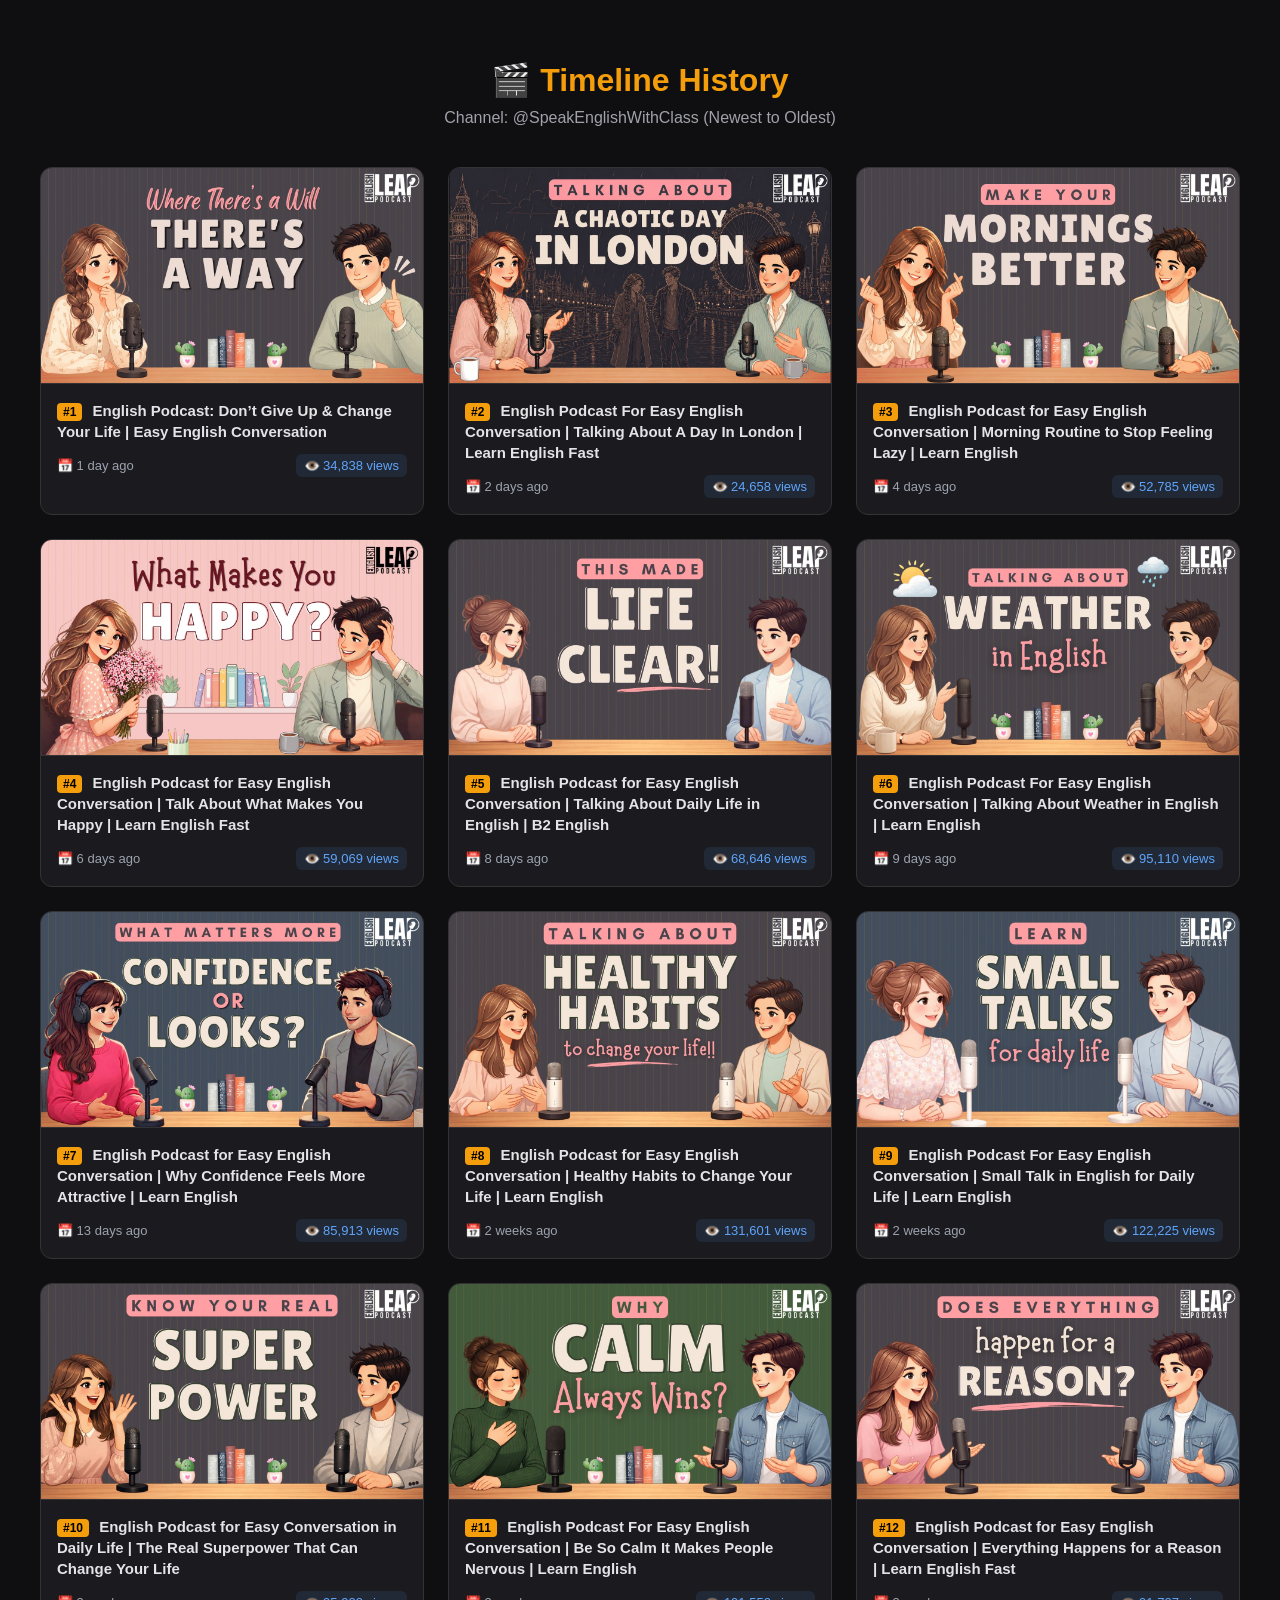
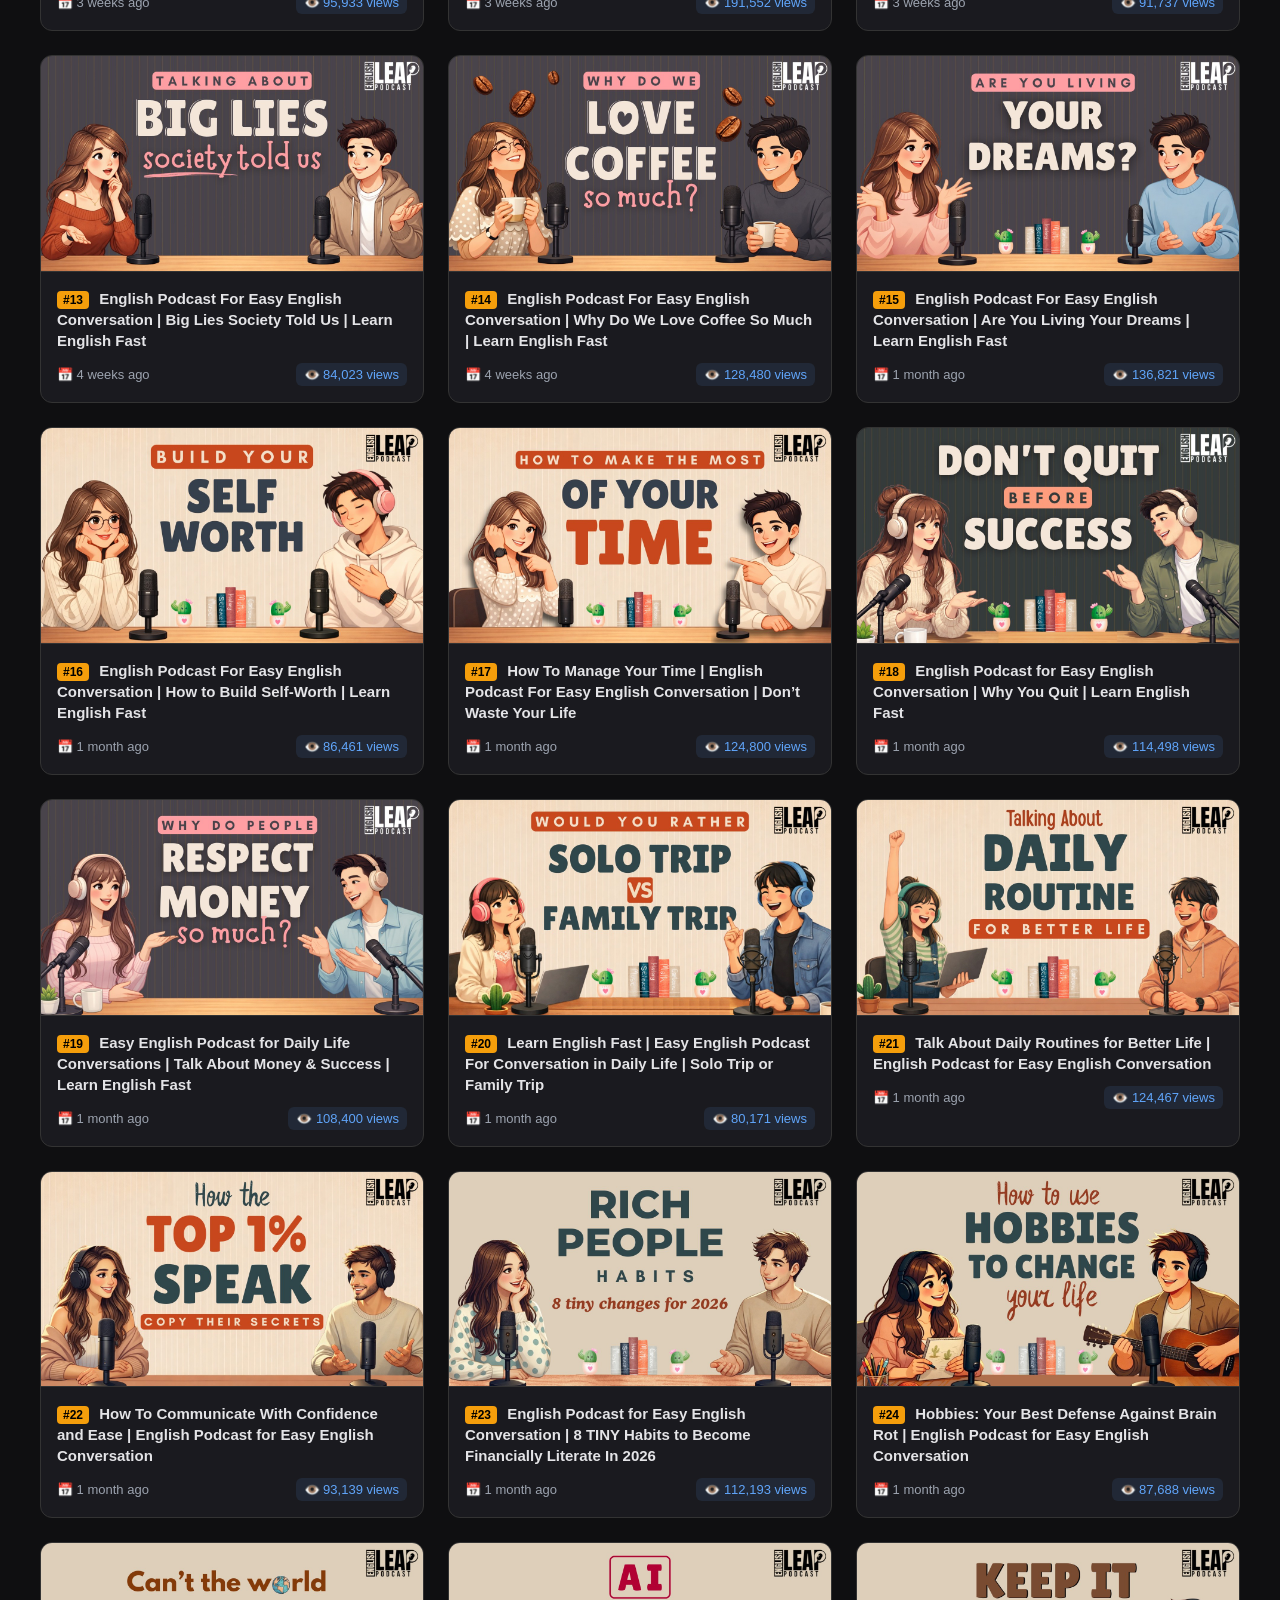
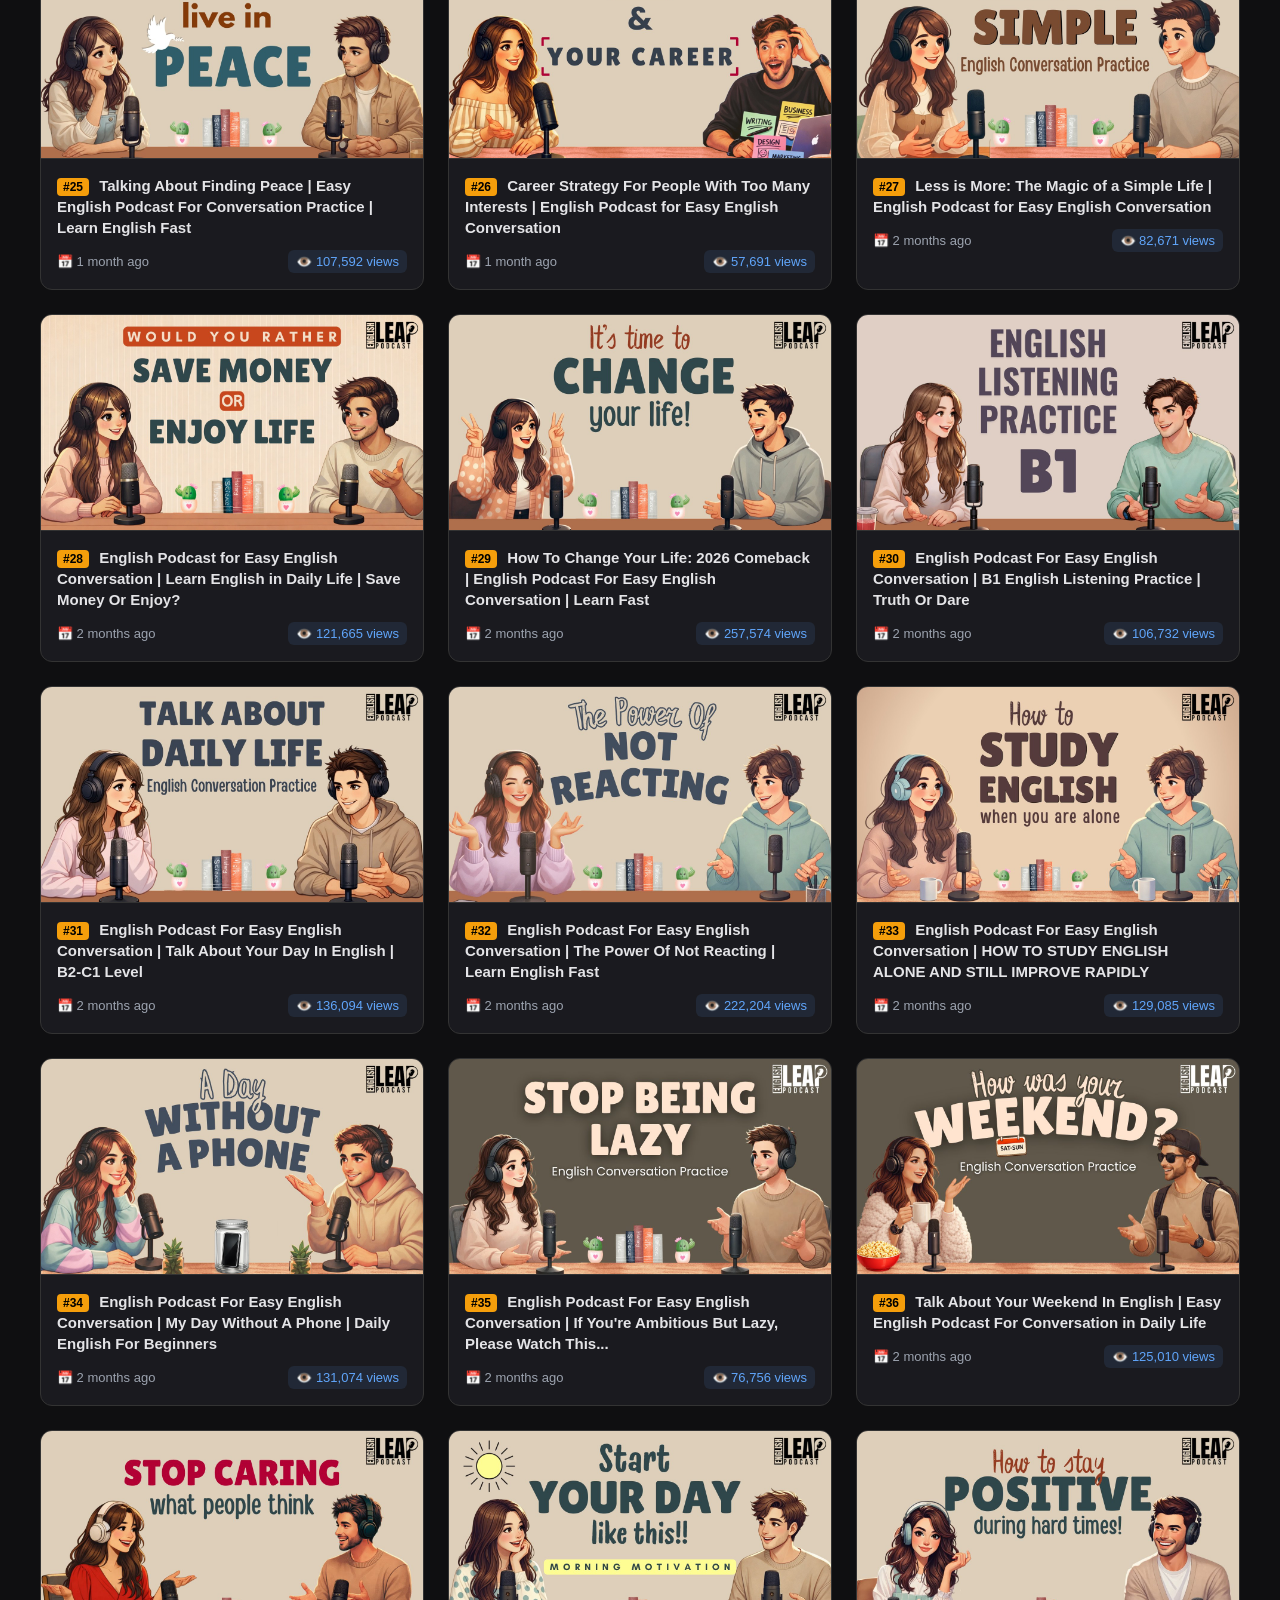
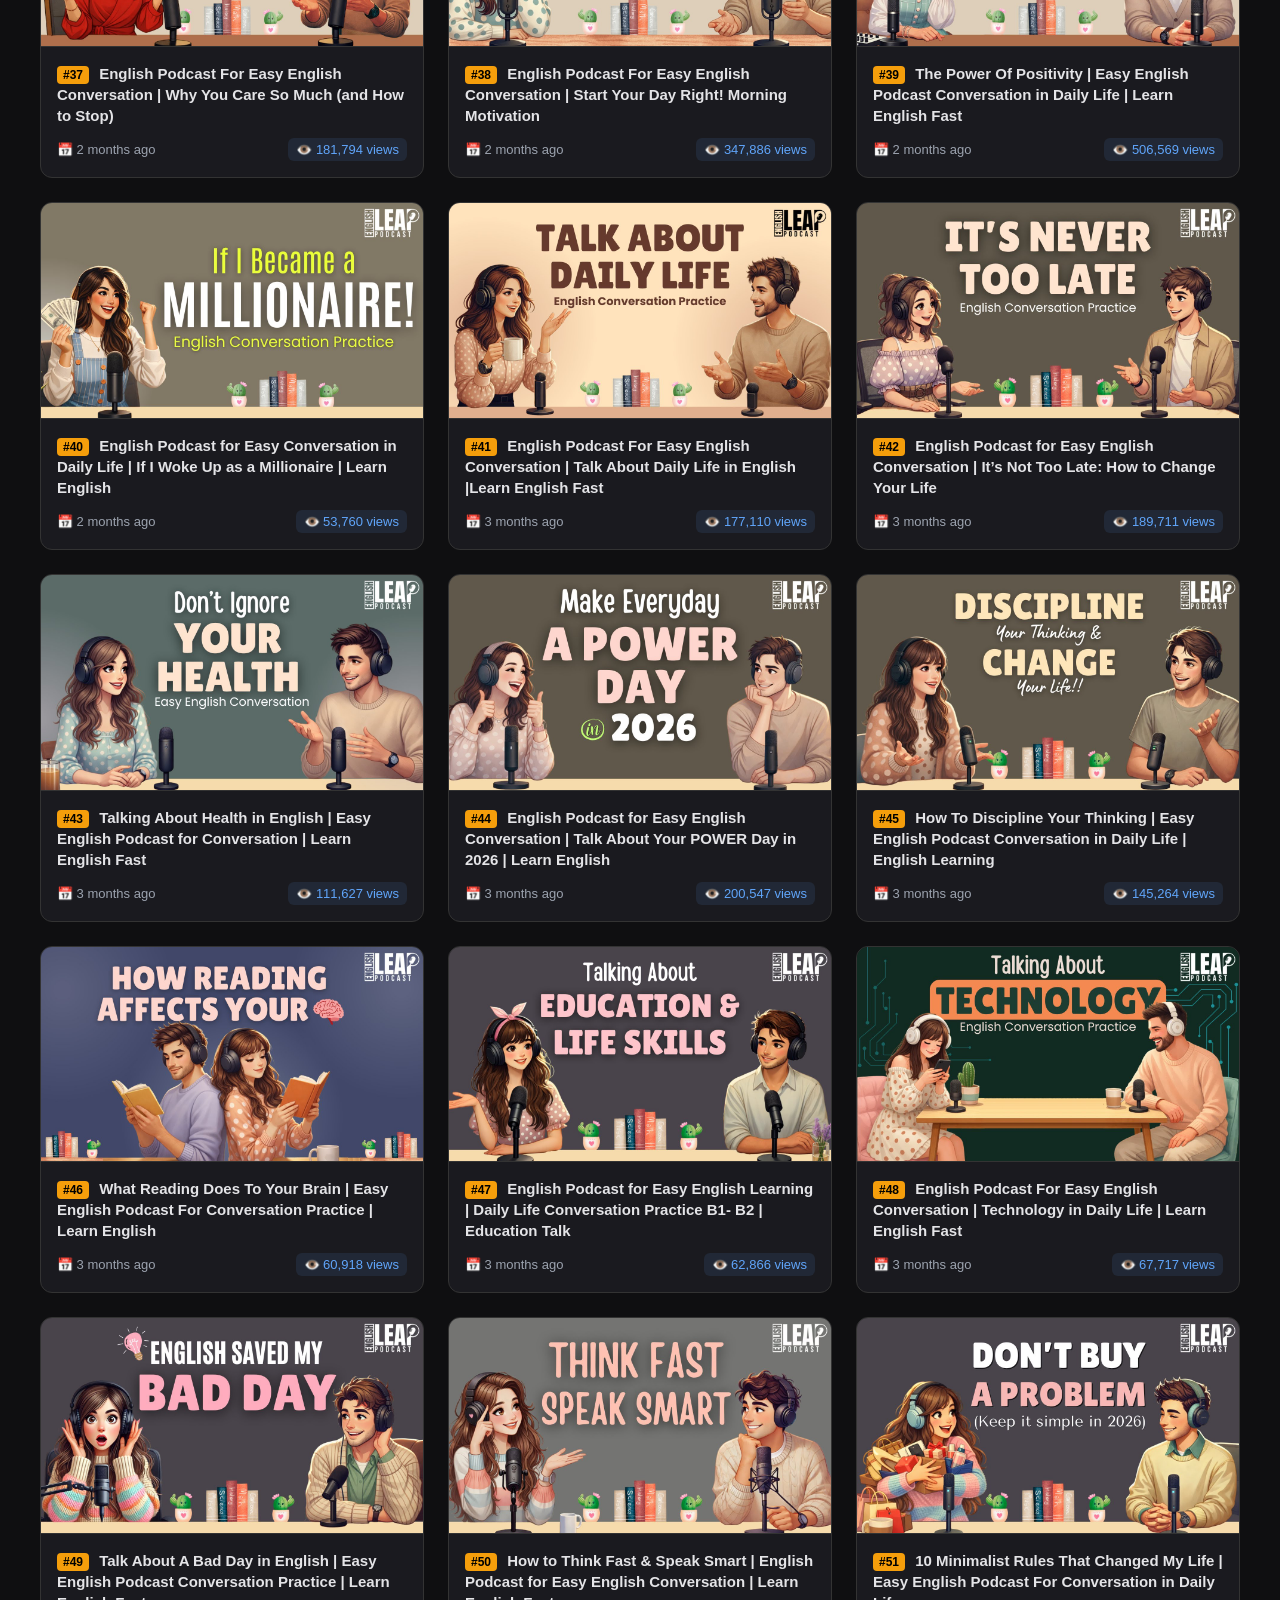
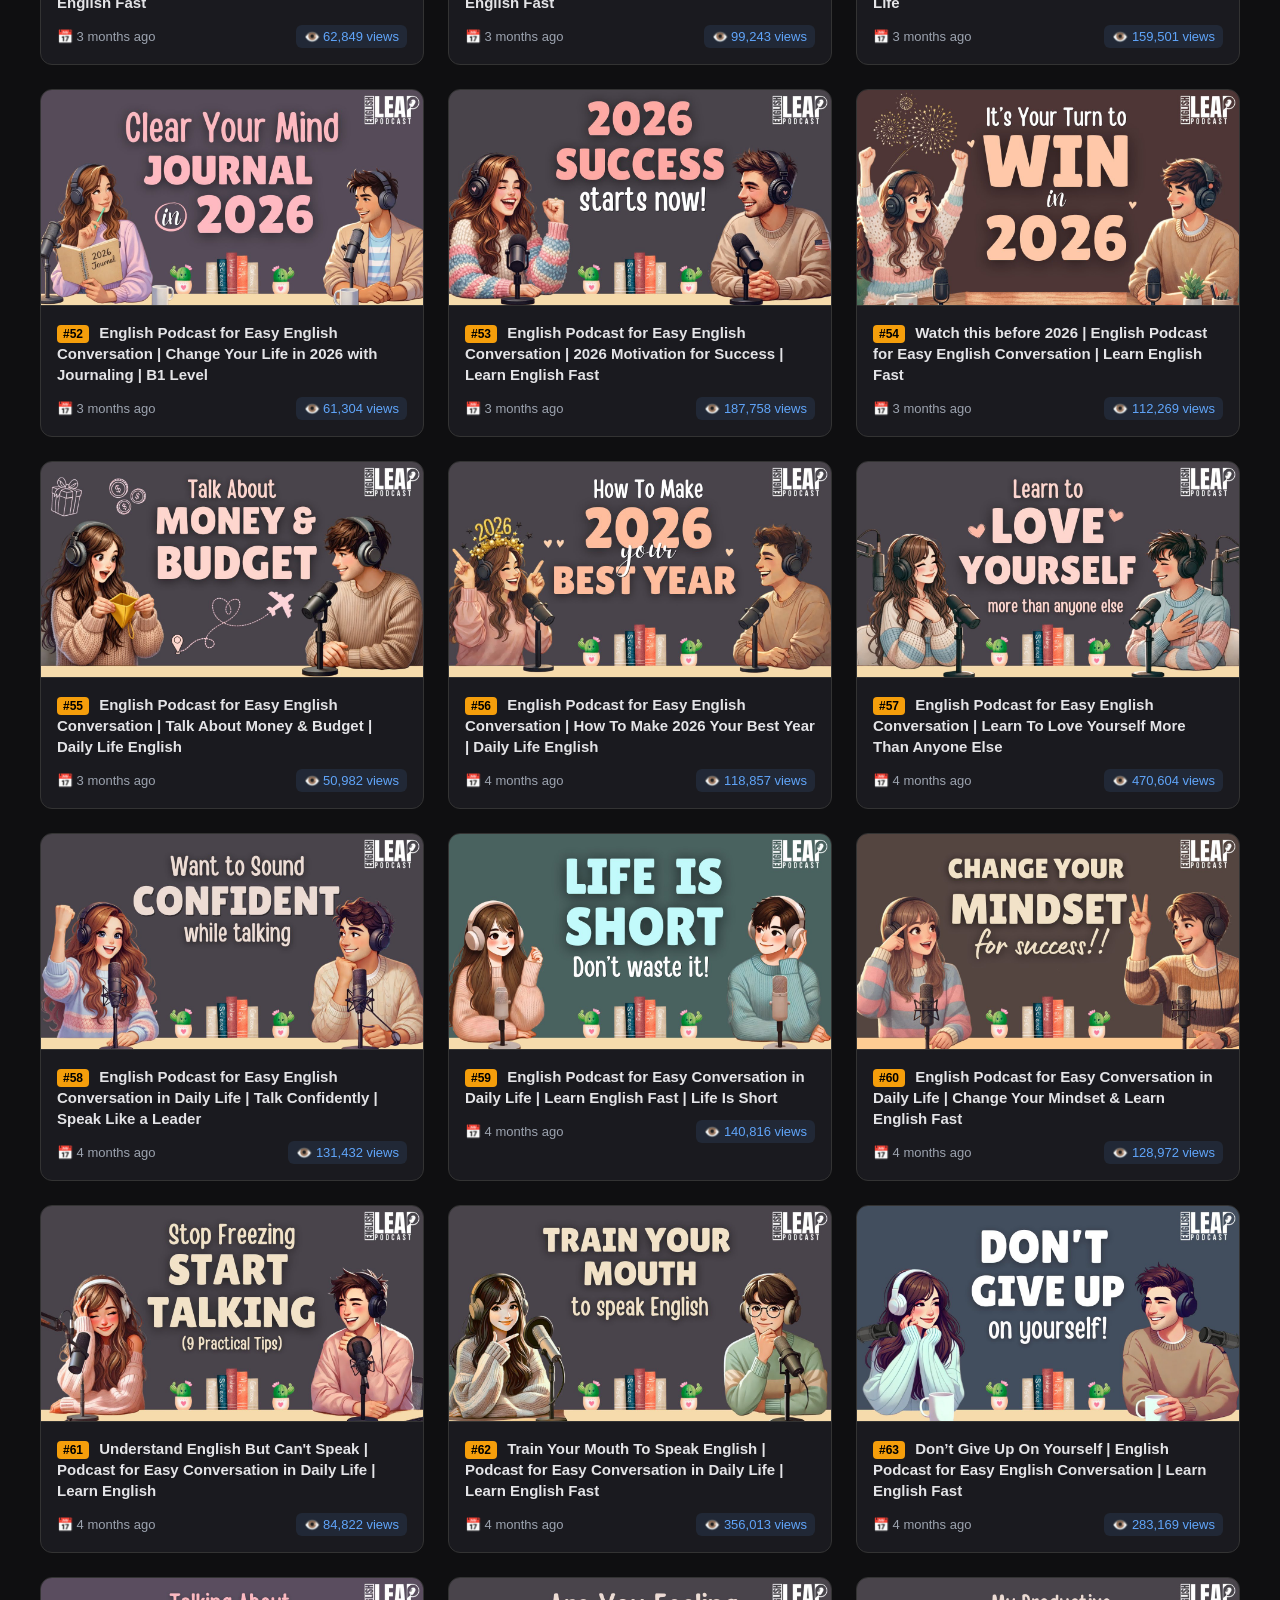
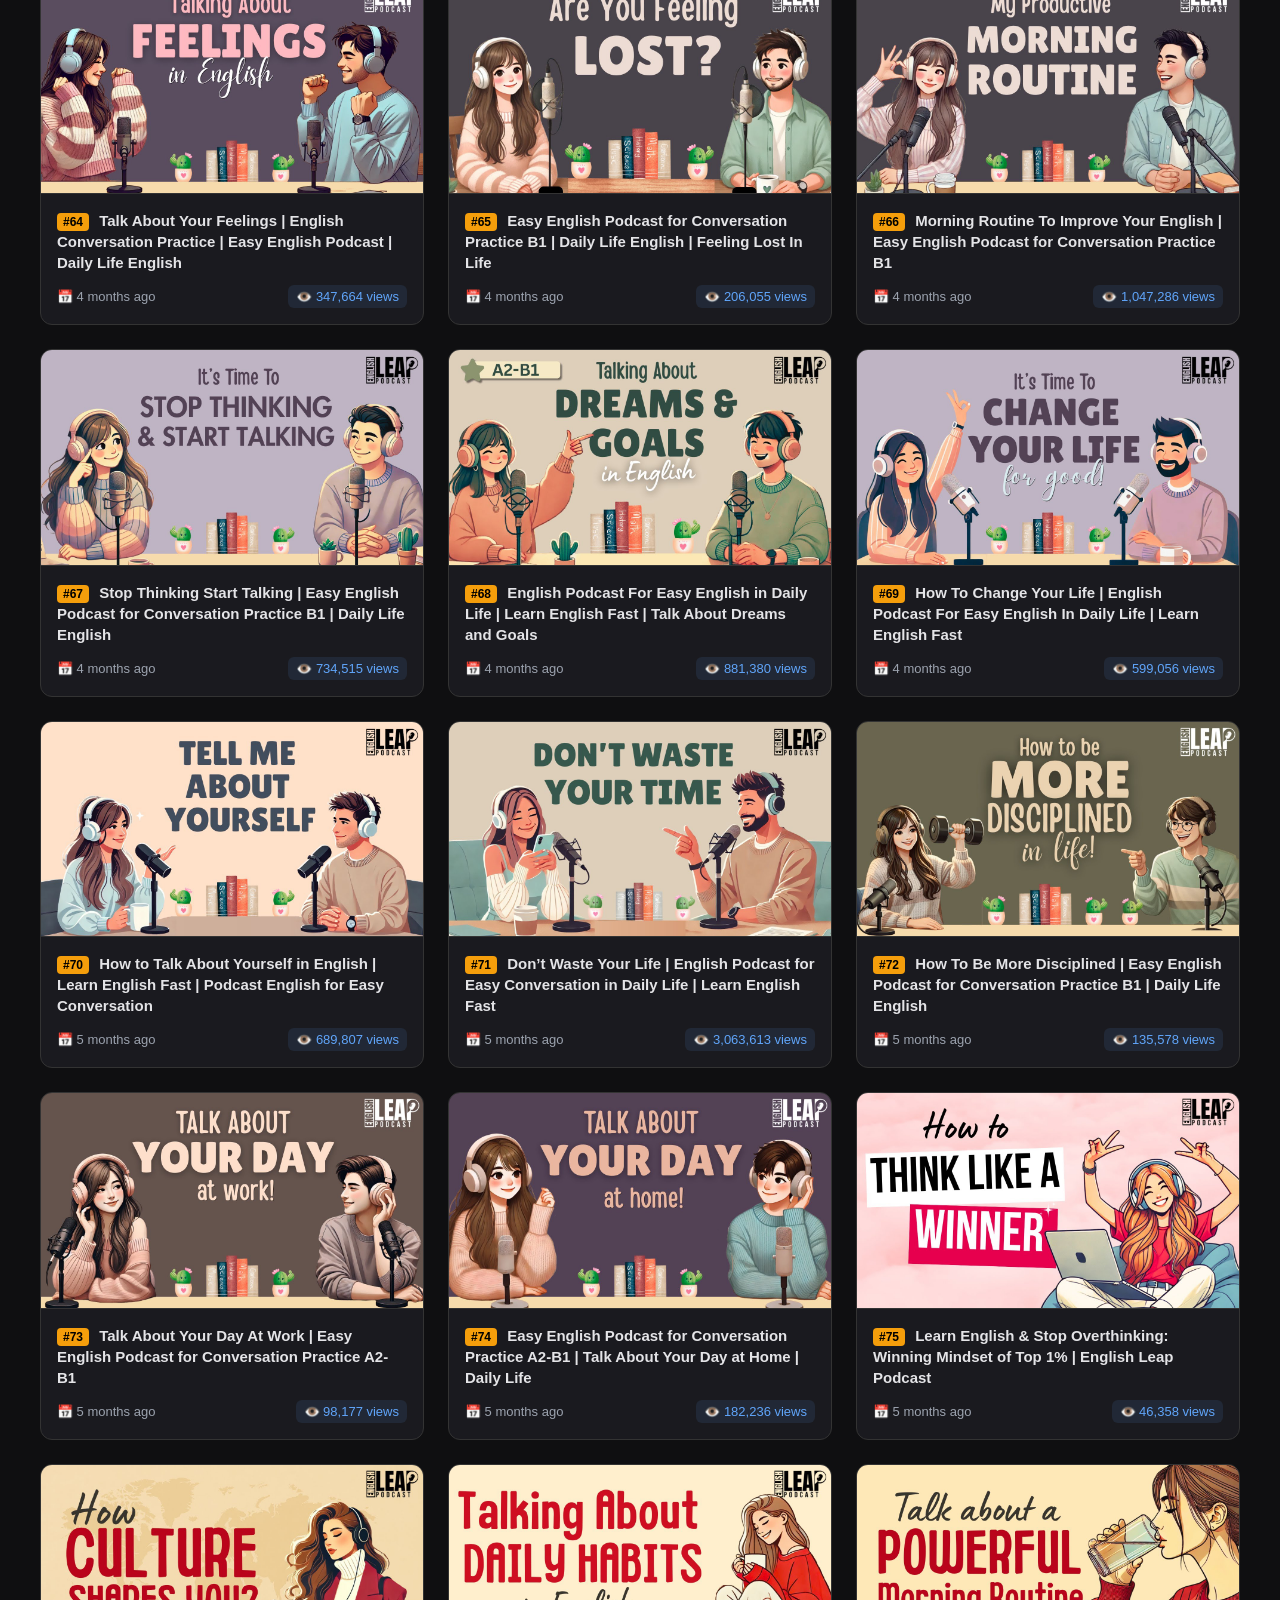
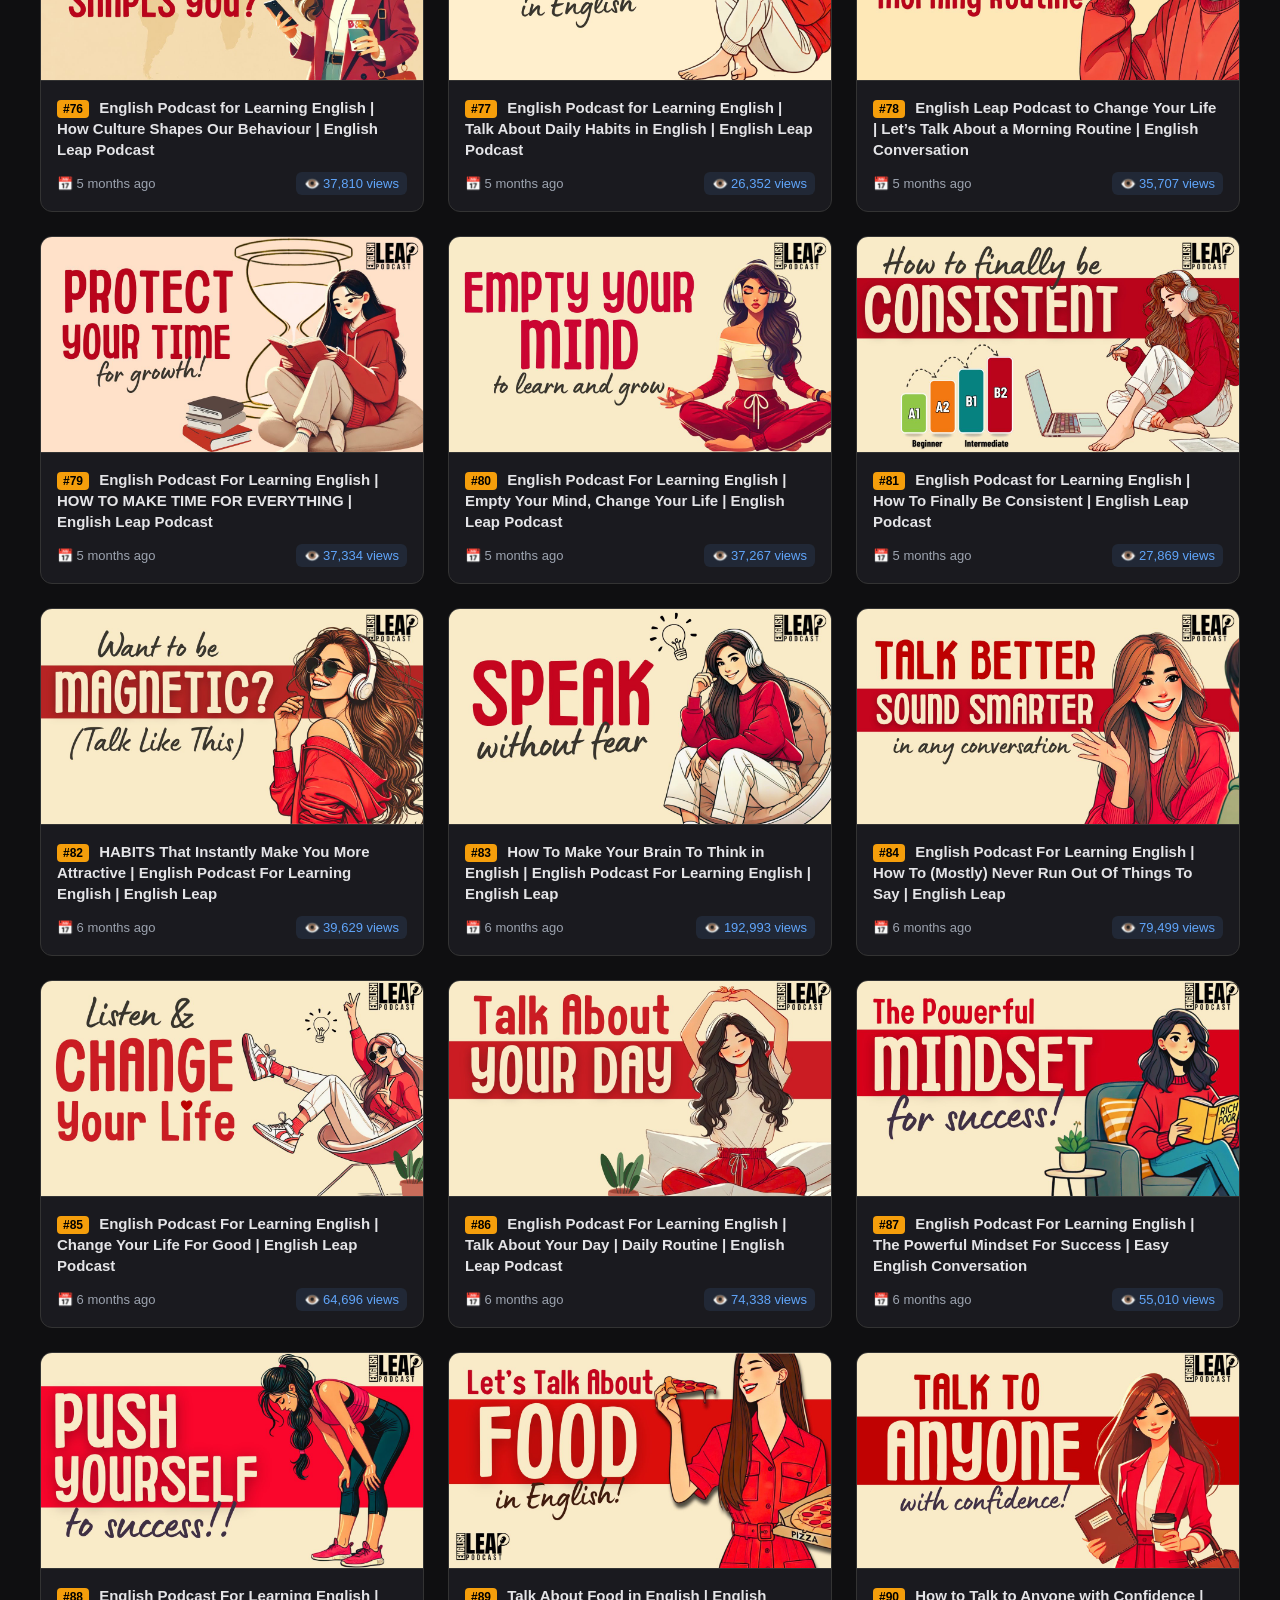
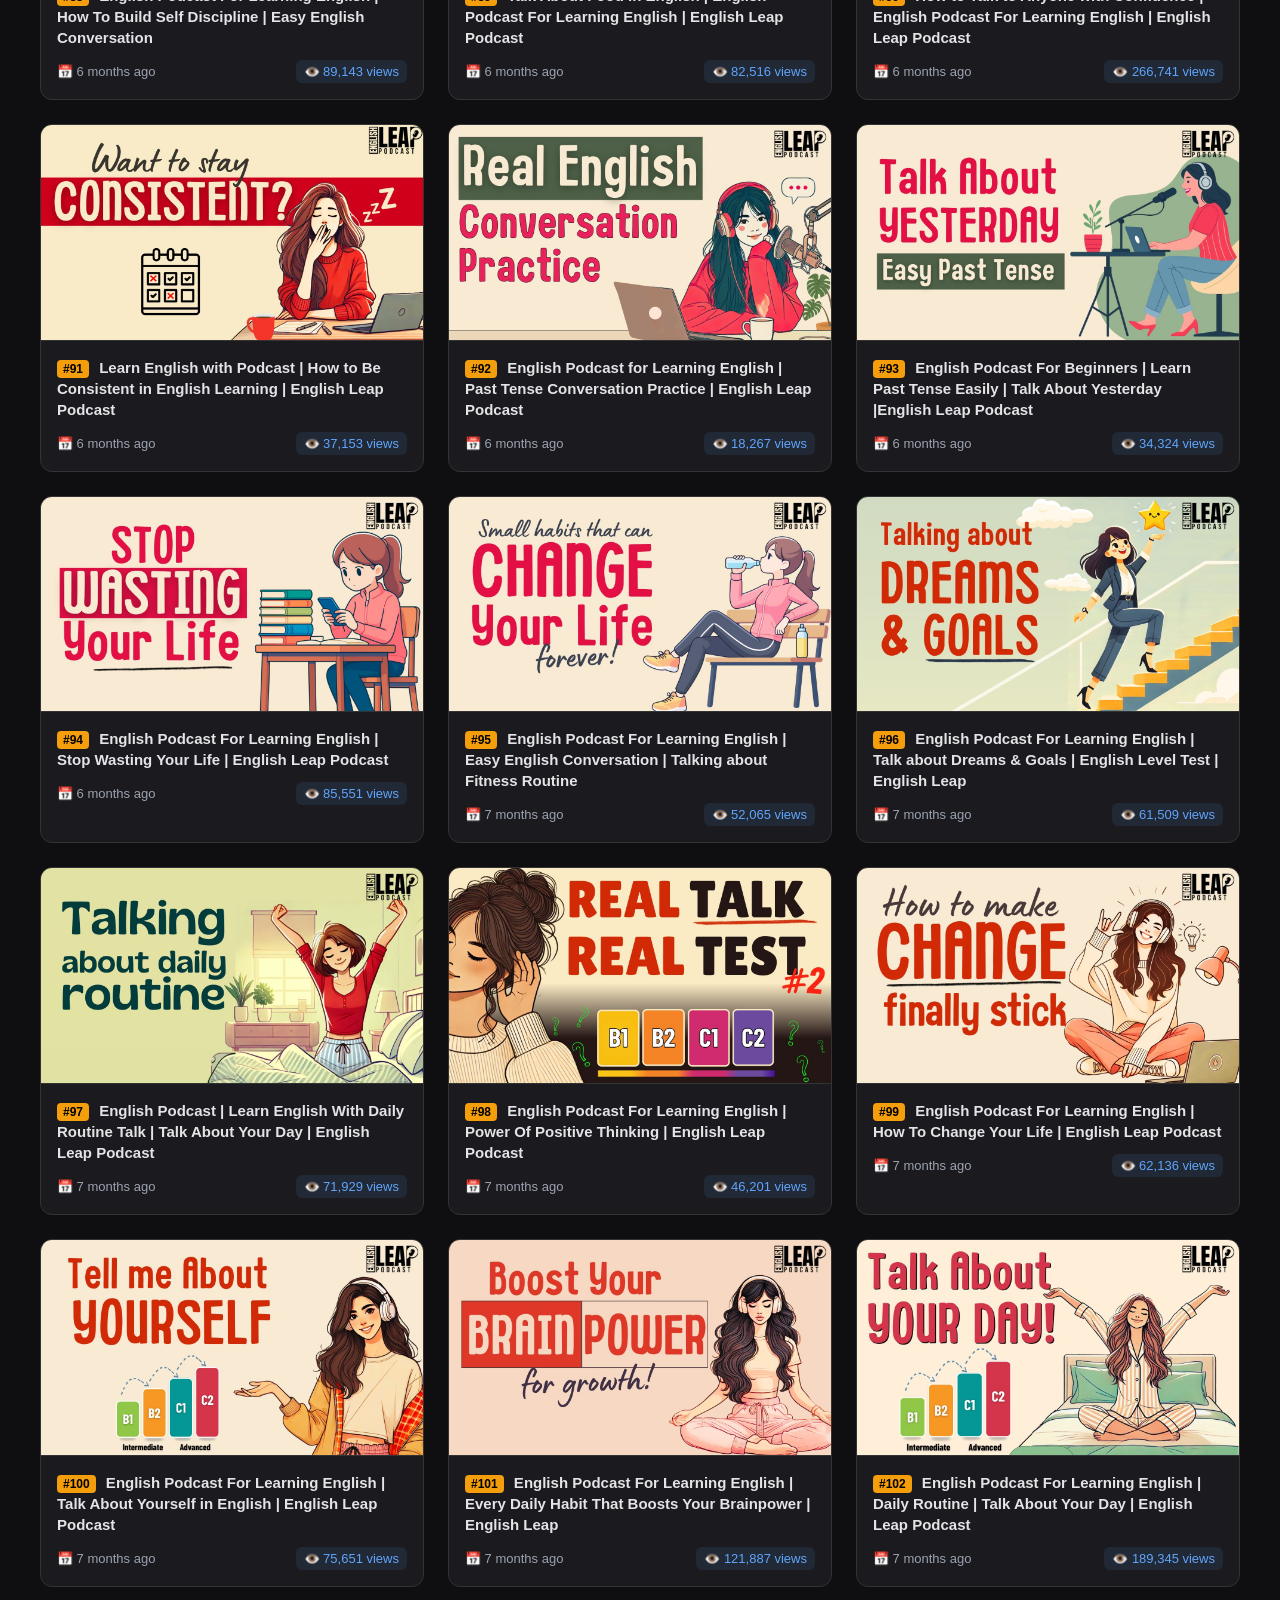
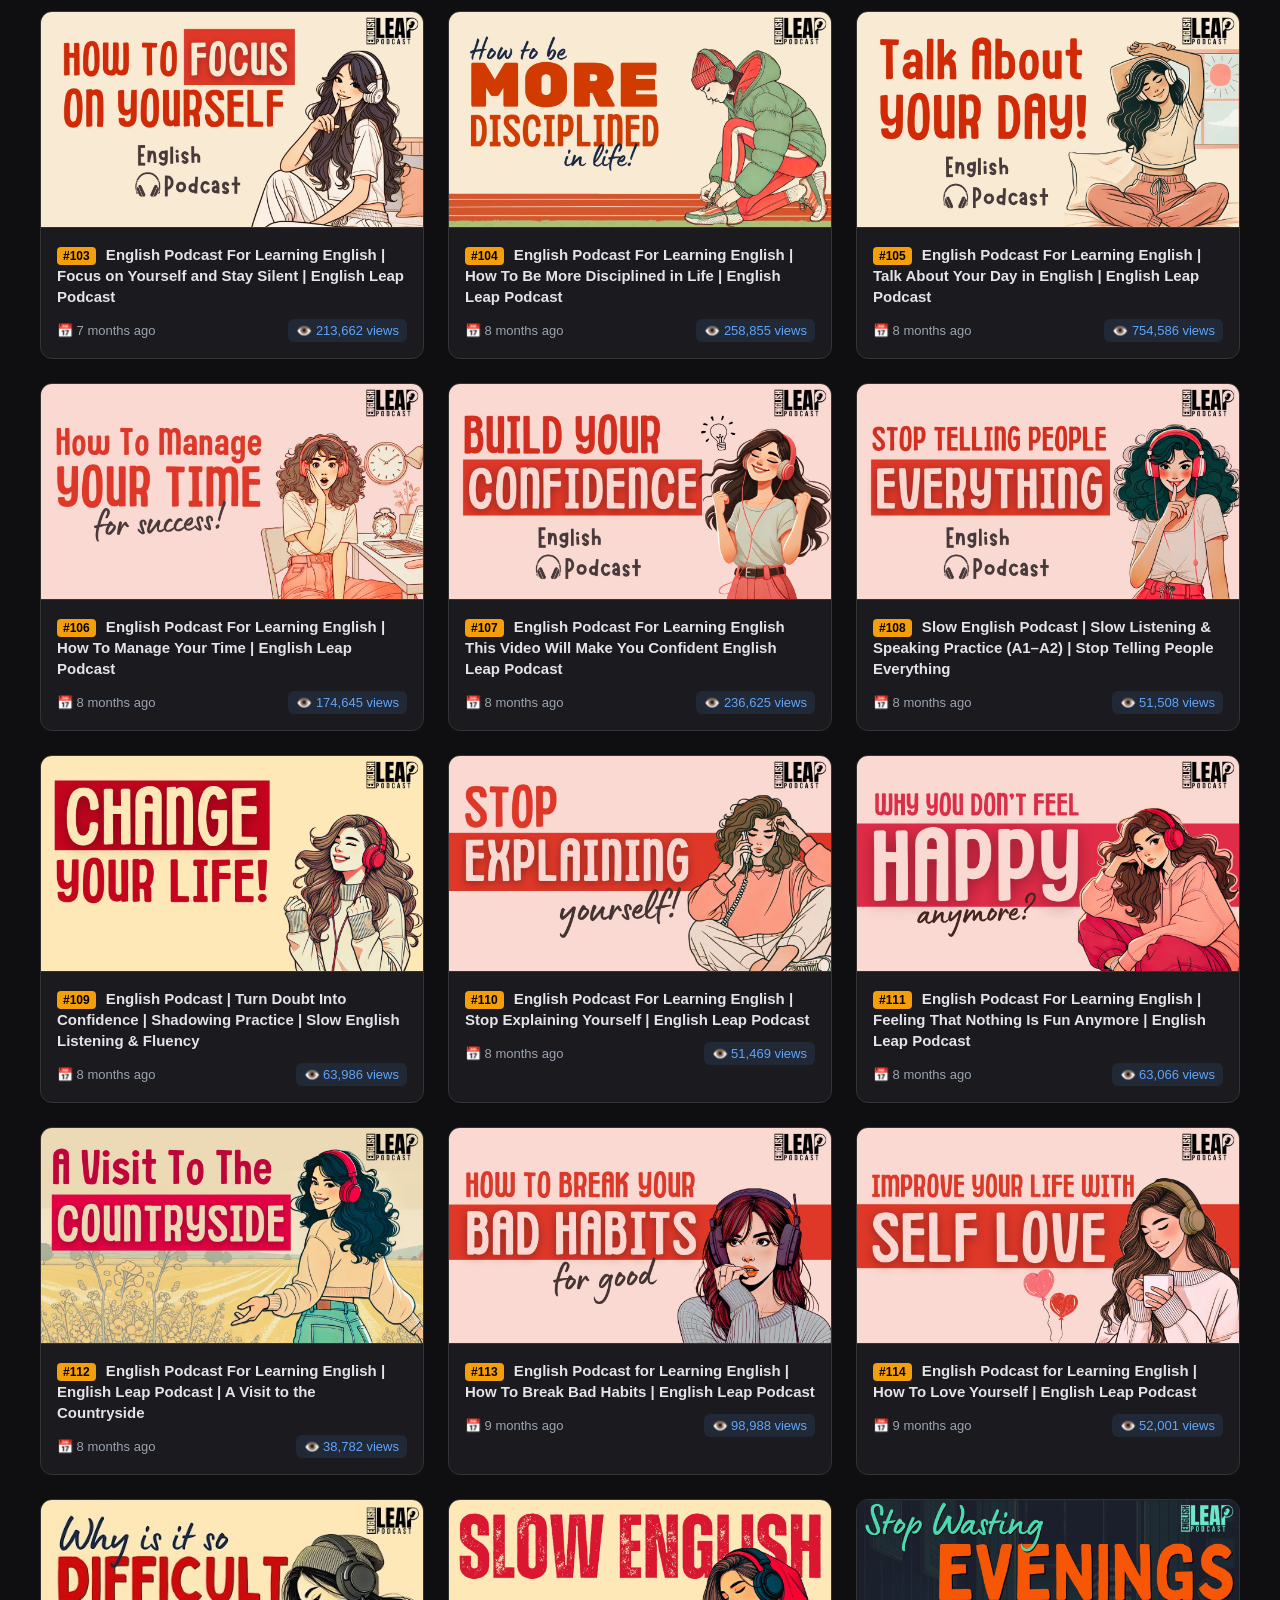
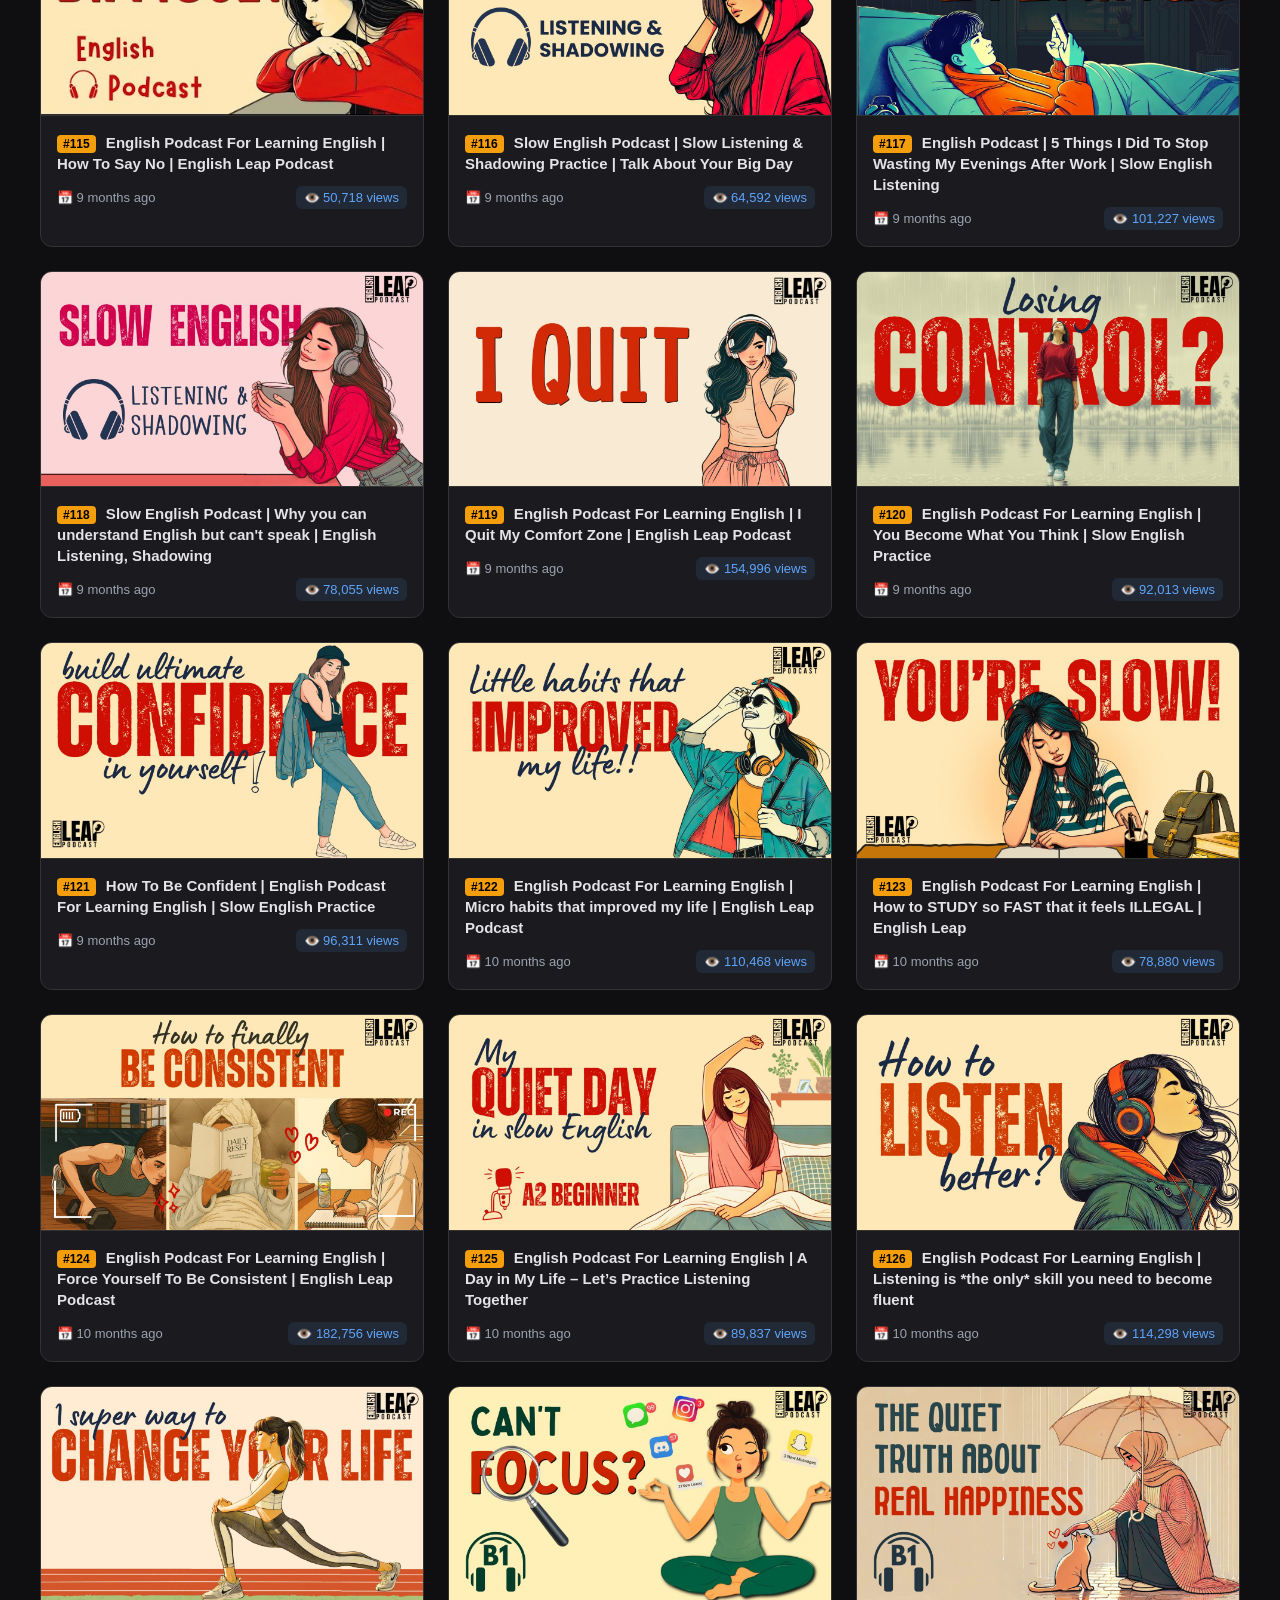
<file: SpeakEnglish_Timeline_Grid.html>
<!DOCTYPE html>
<html>
<head>
    <meta charset="utf-8">
    <title>Timeline: @SpeakEnglishWithClass</title>
    <style>
        body { font-family: 'Segoe UI', Tahoma, Geneva, Verdana, sans-serif; background: #0f0f11; color: white; padding: 40px; margin: 0; }
        h1 { text-align: center; color: #f59e0b; margin-bottom: 10px; }
        .subtitle { text-align: center; color: #a1a1aa; margin-bottom: 40px; }
        .grid { display: grid; grid-template-columns: repeat(auto-fill, minmax(320px, 1fr)); gap: 24px; max-width: 1600px; margin: 0 auto; }
        .card { background: #1a1a1f; border-radius: 12px; overflow: hidden; border: 1px solid #333; transition: transform 0.2s; }
        .card:hover { transform: translateY(-4px); border-color: #f59e0b; }
        .card img { width: 100%; aspect-ratio: 16/9; object-fit: cover; display: block; border-bottom: 1px solid #333; }
        .info { padding: 16px; }
        .title { font-size: 15px; font-weight: 600; line-height: 1.4; margin-bottom: 12px; color: #e4e4e7; }
        .meta { font-size: 13px; color: #9ca3af; display: flex; justify-content: space-between; align-items: center; }
        .views { color: #60a5fa; font-weight: 500; background: rgba(96, 165, 250, 0.1); padding: 4px 8px; border-radius: 6px; }
        .index-badge { background: #f59e0b; color: #000; padding: 2px 6px; border-radius: 4px; font-size: 12px; font-weight: bold; margin-right: 6px; }
    </style>
</head>
<body>
    <h1>🎬 Timeline History</h1>
    <div class="subtitle">Channel: @SpeakEnglishWithClass (Newest to Oldest)</div>
    <div class="grid">

        <div class="card">
            <img src="SpeakEnglish_Timeline\001 - English Podcast Don’t Give Up & Change Your Life  Easy English Conversation.jpg" loading="lazy">
            <div class="info">
                <div class="title"><span class="index-badge">#1</span> English Podcast: Don’t Give Up & Change Your Life | Easy English Conversation</div>
                <div class="meta">
                    <span>📅 1 day ago</span>
                    <span class="views">👁️ 34,838 views</span>
                </div>
            </div>
        </div>
    
        <div class="card">
            <img src="SpeakEnglish_Timeline\002 - English Podcast For Easy English Conversation  Talking About A Day In London  Le.jpg" loading="lazy">
            <div class="info">
                <div class="title"><span class="index-badge">#2</span> English Podcast For Easy English Conversation | Talking About A Day In London | Learn English Fast</div>
                <div class="meta">
                    <span>📅 2 days ago</span>
                    <span class="views">👁️ 24,658 views</span>
                </div>
            </div>
        </div>
    
        <div class="card">
            <img src="SpeakEnglish_Timeline\003 - English Podcast for Easy English Conversation  Morning Routine to Stop Feeling L.jpg" loading="lazy">
            <div class="info">
                <div class="title"><span class="index-badge">#3</span> English Podcast for Easy English Conversation | Morning Routine to Stop Feeling Lazy | Learn English</div>
                <div class="meta">
                    <span>📅 4 days ago</span>
                    <span class="views">👁️ 52,785 views</span>
                </div>
            </div>
        </div>
    
        <div class="card">
            <img src="SpeakEnglish_Timeline\004 - English Podcast for Easy English Conversation  Talk About What Makes You Happy  .jpg" loading="lazy">
            <div class="info">
                <div class="title"><span class="index-badge">#4</span> English Podcast for Easy English Conversation | Talk About What Makes You Happy | Learn English Fast</div>
                <div class="meta">
                    <span>📅 6 days ago</span>
                    <span class="views">👁️ 59,069 views</span>
                </div>
            </div>
        </div>
    
        <div class="card">
            <img src="SpeakEnglish_Timeline\005 - English Podcast for Easy English Conversation  Talking About Daily Life in Engli.jpg" loading="lazy">
            <div class="info">
                <div class="title"><span class="index-badge">#5</span> English Podcast for Easy English Conversation | Talking About Daily Life in English | B2 English</div>
                <div class="meta">
                    <span>📅 8 days ago</span>
                    <span class="views">👁️ 68,646 views</span>
                </div>
            </div>
        </div>
    
        <div class="card">
            <img src="SpeakEnglish_Timeline\006 - English Podcast For Easy English Conversation  Talking About Weather in English .jpg" loading="lazy">
            <div class="info">
                <div class="title"><span class="index-badge">#6</span> English Podcast For Easy English Conversation | Talking About Weather in English | Learn English</div>
                <div class="meta">
                    <span>📅 9 days ago</span>
                    <span class="views">👁️ 95,110 views</span>
                </div>
            </div>
        </div>
    
        <div class="card">
            <img src="SpeakEnglish_Timeline\007 - English Podcast for Easy English Conversation  Why Confidence Feels More Attract.jpg" loading="lazy">
            <div class="info">
                <div class="title"><span class="index-badge">#7</span> English Podcast for Easy English Conversation | Why Confidence Feels More Attractive | Learn English</div>
                <div class="meta">
                    <span>📅 13 days ago</span>
                    <span class="views">👁️ 85,913 views</span>
                </div>
            </div>
        </div>
    
        <div class="card">
            <img src="SpeakEnglish_Timeline\008 - English Podcast for Easy English Conversation  Healthy Habits to Change Your Lif.jpg" loading="lazy">
            <div class="info">
                <div class="title"><span class="index-badge">#8</span> English Podcast for Easy English Conversation | Healthy Habits to Change Your Life | Learn English</div>
                <div class="meta">
                    <span>📅 2 weeks ago</span>
                    <span class="views">👁️ 131,601 views</span>
                </div>
            </div>
        </div>
    
        <div class="card">
            <img src="SpeakEnglish_Timeline\009 - English Podcast For Easy English Conversation  Small Talk in English for Daily L.jpg" loading="lazy">
            <div class="info">
                <div class="title"><span class="index-badge">#9</span> English Podcast For Easy English Conversation | Small Talk in English for Daily Life | Learn English</div>
                <div class="meta">
                    <span>📅 2 weeks ago</span>
                    <span class="views">👁️ 122,225 views</span>
                </div>
            </div>
        </div>
    
        <div class="card">
            <img src="SpeakEnglish_Timeline\010 - English Podcast for Easy Conversation in Daily Life  The Real Superpower That Ca.jpg" loading="lazy">
            <div class="info">
                <div class="title"><span class="index-badge">#10</span> English Podcast for Easy Conversation in Daily Life | The Real Superpower That Can Change Your Life</div>
                <div class="meta">
                    <span>📅 3 weeks ago</span>
                    <span class="views">👁️ 95,933 views</span>
                </div>
            </div>
        </div>
    
        <div class="card">
            <img src="SpeakEnglish_Timeline\011 - English Podcast For Easy English Conversation  Be So Calm It Makes People Nervou.jpg" loading="lazy">
            <div class="info">
                <div class="title"><span class="index-badge">#11</span> English Podcast For Easy English Conversation | Be So Calm It Makes People Nervous | Learn English</div>
                <div class="meta">
                    <span>📅 3 weeks ago</span>
                    <span class="views">👁️ 191,552 views</span>
                </div>
            </div>
        </div>
    
        <div class="card">
            <img src="SpeakEnglish_Timeline\012 - English Podcast for Easy English Conversation  Everything Happens for a Reason  .jpg" loading="lazy">
            <div class="info">
                <div class="title"><span class="index-badge">#12</span> English Podcast for Easy English Conversation | Everything Happens for a Reason | Learn English Fast</div>
                <div class="meta">
                    <span>📅 3 weeks ago</span>
                    <span class="views">👁️ 91,737 views</span>
                </div>
            </div>
        </div>
    
        <div class="card">
            <img src="SpeakEnglish_Timeline\013 - English Podcast For Easy English Conversation  Big Lies Society Told Us  Learn E.jpg" loading="lazy">
            <div class="info">
                <div class="title"><span class="index-badge">#13</span> English Podcast For Easy English Conversation | Big Lies Society Told Us | Learn English Fast</div>
                <div class="meta">
                    <span>📅 4 weeks ago</span>
                    <span class="views">👁️ 84,023 views</span>
                </div>
            </div>
        </div>
    
        <div class="card">
            <img src="SpeakEnglish_Timeline\014 - English Podcast For Easy English Conversation  Why Do We Love Coffee So Much  Le.jpg" loading="lazy">
            <div class="info">
                <div class="title"><span class="index-badge">#14</span> English Podcast For Easy English Conversation | Why Do We Love Coffee So Much | Learn English Fast</div>
                <div class="meta">
                    <span>📅 4 weeks ago</span>
                    <span class="views">👁️ 128,480 views</span>
                </div>
            </div>
        </div>
    
        <div class="card">
            <img src="SpeakEnglish_Timeline\015 - English Podcast For Easy English Conversation  Are You Living Your Dreams  Learn.jpg" loading="lazy">
            <div class="info">
                <div class="title"><span class="index-badge">#15</span> English Podcast For Easy English Conversation | Are You Living Your Dreams | Learn English Fast</div>
                <div class="meta">
                    <span>📅 1 month ago</span>
                    <span class="views">👁️ 136,821 views</span>
                </div>
            </div>
        </div>
    
        <div class="card">
            <img src="SpeakEnglish_Timeline\016 - English Podcast For Easy English Conversation  How to Build Self-Worth  Learn En.jpg" loading="lazy">
            <div class="info">
                <div class="title"><span class="index-badge">#16</span> English Podcast For Easy English Conversation | How to Build Self-Worth | Learn English Fast</div>
                <div class="meta">
                    <span>📅 1 month ago</span>
                    <span class="views">👁️ 86,461 views</span>
                </div>
            </div>
        </div>
    
        <div class="card">
            <img src="SpeakEnglish_Timeline\017 - How To Manage Your Time  English Podcast For Easy English Conversation  Don’t Wa.jpg" loading="lazy">
            <div class="info">
                <div class="title"><span class="index-badge">#17</span> How To Manage Your Time | English Podcast For Easy English Conversation | Don’t Waste Your Life</div>
                <div class="meta">
                    <span>📅 1 month ago</span>
                    <span class="views">👁️ 124,800 views</span>
                </div>
            </div>
        </div>
    
        <div class="card">
            <img src="SpeakEnglish_Timeline\018 - English Podcast for Easy English Conversation  Why You Quit  Learn English Fast.jpg" loading="lazy">
            <div class="info">
                <div class="title"><span class="index-badge">#18</span> English Podcast for Easy English Conversation | Why You Quit | Learn English Fast</div>
                <div class="meta">
                    <span>📅 1 month ago</span>
                    <span class="views">👁️ 114,498 views</span>
                </div>
            </div>
        </div>
    
        <div class="card">
            <img src="SpeakEnglish_Timeline\019 - Easy English Podcast for Daily Life Conversations  Talk About Money & Success  L.jpg" loading="lazy">
            <div class="info">
                <div class="title"><span class="index-badge">#19</span> Easy English Podcast for Daily Life Conversations | Talk About Money & Success | Learn English Fast</div>
                <div class="meta">
                    <span>📅 1 month ago</span>
                    <span class="views">👁️ 108,400 views</span>
                </div>
            </div>
        </div>
    
        <div class="card">
            <img src="SpeakEnglish_Timeline\020 - Learn English Fast  Easy English Podcast For Conversation in Daily Life  Solo Tr.jpg" loading="lazy">
            <div class="info">
                <div class="title"><span class="index-badge">#20</span> Learn English Fast | Easy English Podcast For Conversation in Daily Life | Solo Trip or Family Trip</div>
                <div class="meta">
                    <span>📅 1 month ago</span>
                    <span class="views">👁️ 80,171 views</span>
                </div>
            </div>
        </div>
    
        <div class="card">
            <img src="SpeakEnglish_Timeline\021 - Talk About Daily Routines for Better Life  English Podcast for Easy English Conv.jpg" loading="lazy">
            <div class="info">
                <div class="title"><span class="index-badge">#21</span> Talk About Daily Routines for Better Life | English Podcast for Easy English Conversation</div>
                <div class="meta">
                    <span>📅 1 month ago</span>
                    <span class="views">👁️ 124,467 views</span>
                </div>
            </div>
        </div>
    
        <div class="card">
            <img src="SpeakEnglish_Timeline\022 - How To Communicate With Confidence and Ease  English Podcast for Easy English Co.jpg" loading="lazy">
            <div class="info">
                <div class="title"><span class="index-badge">#22</span> How To Communicate With Confidence and Ease | English Podcast for Easy English Conversation</div>
                <div class="meta">
                    <span>📅 1 month ago</span>
                    <span class="views">👁️ 93,139 views</span>
                </div>
            </div>
        </div>
    
        <div class="card">
            <img src="SpeakEnglish_Timeline\023 - English Podcast for Easy English Conversation  8 TINY Habits to Become Financial.jpg" loading="lazy">
            <div class="info">
                <div class="title"><span class="index-badge">#23</span> English Podcast for Easy English Conversation | 8 TINY Habits to Become Financially Literate In 2026</div>
                <div class="meta">
                    <span>📅 1 month ago</span>
                    <span class="views">👁️ 112,193 views</span>
                </div>
            </div>
        </div>
    
        <div class="card">
            <img src="SpeakEnglish_Timeline\024 - Hobbies Your Best Defense Against Brain Rot  English Podcast for Easy English Co.jpg" loading="lazy">
            <div class="info">
                <div class="title"><span class="index-badge">#24</span> Hobbies: Your Best Defense Against Brain Rot | English Podcast for Easy English Conversation</div>
                <div class="meta">
                    <span>📅 1 month ago</span>
                    <span class="views">👁️ 87,688 views</span>
                </div>
            </div>
        </div>
    
        <div class="card">
            <img src="SpeakEnglish_Timeline\025 - Talking About Finding Peace  Easy English Podcast For Conversation Practice  Lea.jpg" loading="lazy">
            <div class="info">
                <div class="title"><span class="index-badge">#25</span> Talking About Finding Peace | Easy English Podcast For Conversation Practice | Learn English Fast</div>
                <div class="meta">
                    <span>📅 1 month ago</span>
                    <span class="views">👁️ 107,592 views</span>
                </div>
            </div>
        </div>
    
        <div class="card">
            <img src="SpeakEnglish_Timeline\026 - Career Strategy For People With Too Many Interests  English Podcast for Easy Eng.jpg" loading="lazy">
            <div class="info">
                <div class="title"><span class="index-badge">#26</span> Career Strategy For People With Too Many Interests | English Podcast for Easy English Conversation</div>
                <div class="meta">
                    <span>📅 1 month ago</span>
                    <span class="views">👁️ 57,691 views</span>
                </div>
            </div>
        </div>
    
        <div class="card">
            <img src="SpeakEnglish_Timeline\027 - Less is More The Magic of a Simple Life  English Podcast for Easy English Conver.jpg" loading="lazy">
            <div class="info">
                <div class="title"><span class="index-badge">#27</span> Less is More: The Magic of a Simple Life | English Podcast for Easy English Conversation</div>
                <div class="meta">
                    <span>📅 2 months ago</span>
                    <span class="views">👁️ 82,671 views</span>
                </div>
            </div>
        </div>
    
        <div class="card">
            <img src="SpeakEnglish_Timeline\028 - English Podcast for Easy English Conversation  Learn English in Daily Life  Save.jpg" loading="lazy">
            <div class="info">
                <div class="title"><span class="index-badge">#28</span> English Podcast for Easy English Conversation | Learn English in Daily Life | Save Money Or Enjoy?</div>
                <div class="meta">
                    <span>📅 2 months ago</span>
                    <span class="views">👁️ 121,665 views</span>
                </div>
            </div>
        </div>
    
        <div class="card">
            <img src="SpeakEnglish_Timeline\029 - How To Change Your Life 2026 Comeback  English Podcast For Easy English Conversa.jpg" loading="lazy">
            <div class="info">
                <div class="title"><span class="index-badge">#29</span> How To Change Your Life: 2026 Comeback | English Podcast For Easy English Conversation | Learn Fast</div>
                <div class="meta">
                    <span>📅 2 months ago</span>
                    <span class="views">👁️ 257,574 views</span>
                </div>
            </div>
        </div>
    
        <div class="card">
            <img src="SpeakEnglish_Timeline\030 - English Podcast For Easy English Conversation  B1 English Listening Practice  Tr.jpg" loading="lazy">
            <div class="info">
                <div class="title"><span class="index-badge">#30</span> English Podcast For Easy English Conversation | B1 English Listening Practice | Truth Or Dare</div>
                <div class="meta">
                    <span>📅 2 months ago</span>
                    <span class="views">👁️ 106,732 views</span>
                </div>
            </div>
        </div>
    
        <div class="card">
            <img src="SpeakEnglish_Timeline\031 - English Podcast For Easy English Conversation  Talk About Your Day In English  B.jpg" loading="lazy">
            <div class="info">
                <div class="title"><span class="index-badge">#31</span> English Podcast For Easy English Conversation | Talk About Your Day In English | B2-C1 Level</div>
                <div class="meta">
                    <span>📅 2 months ago</span>
                    <span class="views">👁️ 136,094 views</span>
                </div>
            </div>
        </div>
    
        <div class="card">
            <img src="SpeakEnglish_Timeline\032 - English Podcast For Easy English Conversation  The Power Of Not Reacting  Learn .jpg" loading="lazy">
            <div class="info">
                <div class="title"><span class="index-badge">#32</span> English Podcast For Easy English Conversation | The Power Of Not Reacting | Learn English Fast</div>
                <div class="meta">
                    <span>📅 2 months ago</span>
                    <span class="views">👁️ 222,204 views</span>
                </div>
            </div>
        </div>
    
        <div class="card">
            <img src="SpeakEnglish_Timeline\033 - English Podcast For Easy English Conversation  HOW TO STUDY ENGLISH ALONE AND ST.jpg" loading="lazy">
            <div class="info">
                <div class="title"><span class="index-badge">#33</span> English Podcast For Easy English Conversation | HOW TO STUDY ENGLISH ALONE AND STILL IMPROVE RAPIDLY</div>
                <div class="meta">
                    <span>📅 2 months ago</span>
                    <span class="views">👁️ 129,085 views</span>
                </div>
            </div>
        </div>
    
        <div class="card">
            <img src="SpeakEnglish_Timeline\034 - English Podcast For Easy English Conversation  My Day Without A Phone  Daily Eng.jpg" loading="lazy">
            <div class="info">
                <div class="title"><span class="index-badge">#34</span> English Podcast For Easy English Conversation | My Day Without A Phone | Daily English For Beginners</div>
                <div class="meta">
                    <span>📅 2 months ago</span>
                    <span class="views">👁️ 131,074 views</span>
                </div>
            </div>
        </div>
    
        <div class="card">
            <img src="SpeakEnglish_Timeline\035 - English Podcast For Easy English Conversation  If You're Ambitious But Lazy, Ple.jpg" loading="lazy">
            <div class="info">
                <div class="title"><span class="index-badge">#35</span> English Podcast For Easy English Conversation | If You're Ambitious But Lazy, Please Watch This...</div>
                <div class="meta">
                    <span>📅 2 months ago</span>
                    <span class="views">👁️ 76,756 views</span>
                </div>
            </div>
        </div>
    
        <div class="card">
            <img src="SpeakEnglish_Timeline\036 - Talk About Your Weekend In English  Easy English Podcast For Conversation in Dai.jpg" loading="lazy">
            <div class="info">
                <div class="title"><span class="index-badge">#36</span> Talk About Your Weekend In English | Easy English Podcast For Conversation in Daily Life</div>
                <div class="meta">
                    <span>📅 2 months ago</span>
                    <span class="views">👁️ 125,010 views</span>
                </div>
            </div>
        </div>
    
        <div class="card">
            <img src="SpeakEnglish_Timeline\037 - English Podcast For Easy English Conversation  Why You Care So Much (and How to .jpg" loading="lazy">
            <div class="info">
                <div class="title"><span class="index-badge">#37</span> English Podcast For Easy English Conversation | Why You Care So Much (and How to Stop)</div>
                <div class="meta">
                    <span>📅 2 months ago</span>
                    <span class="views">👁️ 181,794 views</span>
                </div>
            </div>
        </div>
    
        <div class="card">
            <img src="SpeakEnglish_Timeline\038 - English Podcast For Easy English Conversation  Start Your Day Right! Morning Mot.jpg" loading="lazy">
            <div class="info">
                <div class="title"><span class="index-badge">#38</span> English Podcast For Easy English Conversation | Start Your Day Right! Morning Motivation</div>
                <div class="meta">
                    <span>📅 2 months ago</span>
                    <span class="views">👁️ 347,886 views</span>
                </div>
            </div>
        </div>
    
        <div class="card">
            <img src="SpeakEnglish_Timeline\039 - The Power Of Positivity  Easy English Podcast Conversation in Daily Life  Learn .jpg" loading="lazy">
            <div class="info">
                <div class="title"><span class="index-badge">#39</span> The Power Of Positivity | Easy English Podcast Conversation in Daily Life | Learn English Fast</div>
                <div class="meta">
                    <span>📅 2 months ago</span>
                    <span class="views">👁️ 506,569 views</span>
                </div>
            </div>
        </div>
    
        <div class="card">
            <img src="SpeakEnglish_Timeline\040 - English Podcast for Easy Conversation in Daily Life  If I Woke Up as a Millionai.jpg" loading="lazy">
            <div class="info">
                <div class="title"><span class="index-badge">#40</span> English Podcast for Easy Conversation in Daily Life | If I Woke Up as a Millionaire | Learn English</div>
                <div class="meta">
                    <span>📅 2 months ago</span>
                    <span class="views">👁️ 53,760 views</span>
                </div>
            </div>
        </div>
    
        <div class="card">
            <img src="SpeakEnglish_Timeline\041 - English Podcast For Easy English Conversation  Talk About Daily Life in English .jpg" loading="lazy">
            <div class="info">
                <div class="title"><span class="index-badge">#41</span> English Podcast For Easy English Conversation | Talk About Daily Life in English |Learn English Fast</div>
                <div class="meta">
                    <span>📅 3 months ago</span>
                    <span class="views">👁️ 177,110 views</span>
                </div>
            </div>
        </div>
    
        <div class="card">
            <img src="SpeakEnglish_Timeline\042 - English Podcast for Easy English Conversation  It’s Not Too Late How to Change Y.jpg" loading="lazy">
            <div class="info">
                <div class="title"><span class="index-badge">#42</span> English Podcast for Easy English Conversation | It’s Not Too Late: How to Change Your Life</div>
                <div class="meta">
                    <span>📅 3 months ago</span>
                    <span class="views">👁️ 189,711 views</span>
                </div>
            </div>
        </div>
    
        <div class="card">
            <img src="SpeakEnglish_Timeline\043 - Talking About Health in English  Easy English Podcast for Conversation  Learn En.jpg" loading="lazy">
            <div class="info">
                <div class="title"><span class="index-badge">#43</span> Talking About Health in English | Easy English Podcast for Conversation | Learn English Fast</div>
                <div class="meta">
                    <span>📅 3 months ago</span>
                    <span class="views">👁️ 111,627 views</span>
                </div>
            </div>
        </div>
    
        <div class="card">
            <img src="SpeakEnglish_Timeline\044 - English Podcast for Easy English Conversation  Talk About Your POWER Day in 2026.jpg" loading="lazy">
            <div class="info">
                <div class="title"><span class="index-badge">#44</span> English Podcast for Easy English Conversation | Talk About Your POWER Day in 2026 | Learn English</div>
                <div class="meta">
                    <span>📅 3 months ago</span>
                    <span class="views">👁️ 200,547 views</span>
                </div>
            </div>
        </div>
    
        <div class="card">
            <img src="SpeakEnglish_Timeline\045 - How To Discipline Your Thinking  Easy English Podcast Conversation in Daily Life.jpg" loading="lazy">
            <div class="info">
                <div class="title"><span class="index-badge">#45</span> How To Discipline Your Thinking | Easy English Podcast Conversation in Daily Life | English Learning</div>
                <div class="meta">
                    <span>📅 3 months ago</span>
                    <span class="views">👁️ 145,264 views</span>
                </div>
            </div>
        </div>
    
        <div class="card">
            <img src="SpeakEnglish_Timeline\046 - What Reading Does To Your Brain  Easy English Podcast For Conversation Practice .jpg" loading="lazy">
            <div class="info">
                <div class="title"><span class="index-badge">#46</span> What Reading Does To Your Brain | Easy English Podcast For Conversation Practice | Learn English</div>
                <div class="meta">
                    <span>📅 3 months ago</span>
                    <span class="views">👁️ 60,918 views</span>
                </div>
            </div>
        </div>
    
        <div class="card">
            <img src="SpeakEnglish_Timeline\047 - English Podcast for Easy English Learning  Daily Life Conversation Practice B1- .jpg" loading="lazy">
            <div class="info">
                <div class="title"><span class="index-badge">#47</span> English Podcast for Easy English Learning | Daily Life Conversation Practice B1- B2 | Education Talk</div>
                <div class="meta">
                    <span>📅 3 months ago</span>
                    <span class="views">👁️ 62,866 views</span>
                </div>
            </div>
        </div>
    
        <div class="card">
            <img src="SpeakEnglish_Timeline\048 - English Podcast For Easy English Conversation  Technology in Daily Life  Learn E.jpg" loading="lazy">
            <div class="info">
                <div class="title"><span class="index-badge">#48</span> English Podcast For Easy English Conversation | Technology in Daily Life | Learn English Fast</div>
                <div class="meta">
                    <span>📅 3 months ago</span>
                    <span class="views">👁️ 67,717 views</span>
                </div>
            </div>
        </div>
    
        <div class="card">
            <img src="SpeakEnglish_Timeline\049 - Talk About A Bad Day in English  Easy English Podcast Conversation Practice  Lea.jpg" loading="lazy">
            <div class="info">
                <div class="title"><span class="index-badge">#49</span> Talk About A Bad Day in English | Easy English Podcast Conversation Practice | Learn English Fast</div>
                <div class="meta">
                    <span>📅 3 months ago</span>
                    <span class="views">👁️ 62,849 views</span>
                </div>
            </div>
        </div>
    
        <div class="card">
            <img src="SpeakEnglish_Timeline\050 - How to Think Fast & Speak Smart  English Podcast for Easy English Conversation  .jpg" loading="lazy">
            <div class="info">
                <div class="title"><span class="index-badge">#50</span> How to Think Fast & Speak Smart | English Podcast for Easy English Conversation | Learn English Fast</div>
                <div class="meta">
                    <span>📅 3 months ago</span>
                    <span class="views">👁️ 99,243 views</span>
                </div>
            </div>
        </div>
    
        <div class="card">
            <img src="SpeakEnglish_Timeline\051 - 10 Minimalist Rules That Changed My Life  Easy English Podcast For Conversation .jpg" loading="lazy">
            <div class="info">
                <div class="title"><span class="index-badge">#51</span> 10 Minimalist Rules That Changed My Life | Easy English Podcast For Conversation in Daily Life</div>
                <div class="meta">
                    <span>📅 3 months ago</span>
                    <span class="views">👁️ 159,501 views</span>
                </div>
            </div>
        </div>
    
        <div class="card">
            <img src="SpeakEnglish_Timeline\052 - English Podcast for Easy English Conversation  Change Your Life in 2026 with Jou.jpg" loading="lazy">
            <div class="info">
                <div class="title"><span class="index-badge">#52</span> English Podcast for Easy English Conversation | Change Your Life in 2026 with Journaling | B1 Level</div>
                <div class="meta">
                    <span>📅 3 months ago</span>
                    <span class="views">👁️ 61,304 views</span>
                </div>
            </div>
        </div>
    
        <div class="card">
            <img src="SpeakEnglish_Timeline\053 - English Podcast for Easy English Conversation  2026 Motivation for Success  Lear.jpg" loading="lazy">
            <div class="info">
                <div class="title"><span class="index-badge">#53</span> English Podcast for Easy English Conversation | 2026 Motivation for Success | Learn English Fast</div>
                <div class="meta">
                    <span>📅 3 months ago</span>
                    <span class="views">👁️ 187,758 views</span>
                </div>
            </div>
        </div>
    
        <div class="card">
            <img src="SpeakEnglish_Timeline\054 - Watch this before 2026  English Podcast for Easy English Conversation  Learn Eng.jpg" loading="lazy">
            <div class="info">
                <div class="title"><span class="index-badge">#54</span> Watch this before 2026 | English Podcast for Easy English Conversation | Learn English Fast</div>
                <div class="meta">
                    <span>📅 3 months ago</span>
                    <span class="views">👁️ 112,269 views</span>
                </div>
            </div>
        </div>
    
        <div class="card">
            <img src="SpeakEnglish_Timeline\055 - English Podcast for Easy English Conversation  Talk About Money & Budget  Daily .jpg" loading="lazy">
            <div class="info">
                <div class="title"><span class="index-badge">#55</span> English Podcast for Easy English Conversation | Talk About Money & Budget | Daily Life English</div>
                <div class="meta">
                    <span>📅 3 months ago</span>
                    <span class="views">👁️ 50,982 views</span>
                </div>
            </div>
        </div>
    
        <div class="card">
            <img src="SpeakEnglish_Timeline\056 - English Podcast for Easy English Conversation  How To Make 2026 Your Best Year  .jpg" loading="lazy">
            <div class="info">
                <div class="title"><span class="index-badge">#56</span> English Podcast for Easy English Conversation | How To Make 2026 Your Best Year | Daily Life English</div>
                <div class="meta">
                    <span>📅 4 months ago</span>
                    <span class="views">👁️ 118,857 views</span>
                </div>
            </div>
        </div>
    
        <div class="card">
            <img src="SpeakEnglish_Timeline\057 - English Podcast for Easy English Conversation  Learn To Love Yourself More Than .jpg" loading="lazy">
            <div class="info">
                <div class="title"><span class="index-badge">#57</span> English Podcast for Easy English Conversation | Learn To Love Yourself More Than Anyone Else</div>
                <div class="meta">
                    <span>📅 4 months ago</span>
                    <span class="views">👁️ 470,604 views</span>
                </div>
            </div>
        </div>
    
        <div class="card">
            <img src="SpeakEnglish_Timeline\058 - English Podcast for Easy English Conversation in Daily Life  Talk Confidently  S.jpg" loading="lazy">
            <div class="info">
                <div class="title"><span class="index-badge">#58</span> English Podcast for Easy English Conversation in Daily Life | Talk Confidently | Speak Like a Leader</div>
                <div class="meta">
                    <span>📅 4 months ago</span>
                    <span class="views">👁️ 131,432 views</span>
                </div>
            </div>
        </div>
    
        <div class="card">
            <img src="SpeakEnglish_Timeline\059 - English Podcast for Easy Conversation in Daily Life  Learn English Fast  Life Is.jpg" loading="lazy">
            <div class="info">
                <div class="title"><span class="index-badge">#59</span> English Podcast for Easy Conversation in Daily Life | Learn English Fast | Life Is Short</div>
                <div class="meta">
                    <span>📅 4 months ago</span>
                    <span class="views">👁️ 140,816 views</span>
                </div>
            </div>
        </div>
    
        <div class="card">
            <img src="SpeakEnglish_Timeline\060 - English Podcast for Easy Conversation in Daily Life  Change Your Mindset & Learn.jpg" loading="lazy">
            <div class="info">
                <div class="title"><span class="index-badge">#60</span> English Podcast for Easy Conversation in Daily Life | Change Your Mindset & Learn English Fast</div>
                <div class="meta">
                    <span>📅 4 months ago</span>
                    <span class="views">👁️ 128,972 views</span>
                </div>
            </div>
        </div>
    
        <div class="card">
            <img src="SpeakEnglish_Timeline\061 - Understand English But Can't Speak  Podcast for Easy Conversation in Daily Life .jpg" loading="lazy">
            <div class="info">
                <div class="title"><span class="index-badge">#61</span> Understand English But Can't Speak | Podcast for Easy Conversation in Daily Life | Learn English</div>
                <div class="meta">
                    <span>📅 4 months ago</span>
                    <span class="views">👁️ 84,822 views</span>
                </div>
            </div>
        </div>
    
        <div class="card">
            <img src="SpeakEnglish_Timeline\062 - Train Your Mouth To Speak English  Podcast for Easy Conversation in Daily Life  .jpg" loading="lazy">
            <div class="info">
                <div class="title"><span class="index-badge">#62</span> Train Your Mouth To Speak English | Podcast for Easy Conversation in Daily Life | Learn English Fast</div>
                <div class="meta">
                    <span>📅 4 months ago</span>
                    <span class="views">👁️ 356,013 views</span>
                </div>
            </div>
        </div>
    
        <div class="card">
            <img src="SpeakEnglish_Timeline\063 - Don’t Give Up On Yourself  English Podcast for Easy English Conversation  Learn .jpg" loading="lazy">
            <div class="info">
                <div class="title"><span class="index-badge">#63</span> Don’t Give Up On Yourself | English Podcast for Easy English Conversation | Learn English Fast</div>
                <div class="meta">
                    <span>📅 4 months ago</span>
                    <span class="views">👁️ 283,169 views</span>
                </div>
            </div>
        </div>
    
        <div class="card">
            <img src="SpeakEnglish_Timeline\064 - Talk About Your Feelings  English Conversation Practice  Easy English Podcast  D.jpg" loading="lazy">
            <div class="info">
                <div class="title"><span class="index-badge">#64</span> Talk About Your Feelings | English Conversation Practice | Easy English Podcast | Daily Life English</div>
                <div class="meta">
                    <span>📅 4 months ago</span>
                    <span class="views">👁️ 347,664 views</span>
                </div>
            </div>
        </div>
    
        <div class="card">
            <img src="SpeakEnglish_Timeline\065 - Easy English Podcast for Conversation Practice B1  Daily Life English  Feeling L.jpg" loading="lazy">
            <div class="info">
                <div class="title"><span class="index-badge">#65</span> Easy English Podcast for Conversation Practice B1 | Daily Life English | Feeling Lost In Life</div>
                <div class="meta">
                    <span>📅 4 months ago</span>
                    <span class="views">👁️ 206,055 views</span>
                </div>
            </div>
        </div>
    
        <div class="card">
            <img src="SpeakEnglish_Timeline\066 - Morning Routine To Improve Your English  Easy English Podcast for Conversation P.jpg" loading="lazy">
            <div class="info">
                <div class="title"><span class="index-badge">#66</span> Morning Routine To Improve Your English | Easy English Podcast for Conversation Practice B1</div>
                <div class="meta">
                    <span>📅 4 months ago</span>
                    <span class="views">👁️ 1,047,286 views</span>
                </div>
            </div>
        </div>
    
        <div class="card">
            <img src="SpeakEnglish_Timeline\067 - Stop Thinking Start Talking  Easy English Podcast for Conversation Practice B1  .jpg" loading="lazy">
            <div class="info">
                <div class="title"><span class="index-badge">#67</span> Stop Thinking Start Talking | Easy English Podcast for Conversation Practice B1 | Daily Life English</div>
                <div class="meta">
                    <span>📅 4 months ago</span>
                    <span class="views">👁️ 734,515 views</span>
                </div>
            </div>
        </div>
    
        <div class="card">
            <img src="SpeakEnglish_Timeline\068 - English Podcast For Easy English in Daily Life  Learn English Fast  Talk About D.jpg" loading="lazy">
            <div class="info">
                <div class="title"><span class="index-badge">#68</span> English Podcast For Easy English in Daily Life | Learn English Fast | Talk About Dreams and Goals</div>
                <div class="meta">
                    <span>📅 4 months ago</span>
                    <span class="views">👁️ 881,380 views</span>
                </div>
            </div>
        </div>
    
        <div class="card">
            <img src="SpeakEnglish_Timeline\069 - How To Change Your Life  English Podcast For Easy English In Daily Life  Learn E.jpg" loading="lazy">
            <div class="info">
                <div class="title"><span class="index-badge">#69</span> How To Change Your Life | English Podcast For Easy English In Daily Life | Learn English Fast</div>
                <div class="meta">
                    <span>📅 4 months ago</span>
                    <span class="views">👁️ 599,056 views</span>
                </div>
            </div>
        </div>
    
        <div class="card">
            <img src="SpeakEnglish_Timeline\070 - How to Talk About Yourself in English  Learn English Fast  Podcast English for E.jpg" loading="lazy">
            <div class="info">
                <div class="title"><span class="index-badge">#70</span> How to Talk About Yourself in English | Learn English Fast | Podcast English for Easy Conversation</div>
                <div class="meta">
                    <span>📅 5 months ago</span>
                    <span class="views">👁️ 689,807 views</span>
                </div>
            </div>
        </div>
    
        <div class="card">
            <img src="SpeakEnglish_Timeline\071 - Don’t Waste Your Life  English Podcast for Easy Conversation in Daily Life  Lear.jpg" loading="lazy">
            <div class="info">
                <div class="title"><span class="index-badge">#71</span> Don’t Waste Your Life | English Podcast for Easy Conversation in Daily Life | Learn English Fast</div>
                <div class="meta">
                    <span>📅 5 months ago</span>
                    <span class="views">👁️ 3,063,613 views</span>
                </div>
            </div>
        </div>
    
        <div class="card">
            <img src="SpeakEnglish_Timeline\072 - How To Be More Disciplined  Easy English Podcast for Conversation Practice B1  D.jpg" loading="lazy">
            <div class="info">
                <div class="title"><span class="index-badge">#72</span> How To Be More Disciplined | Easy English Podcast for Conversation Practice B1 | Daily Life English</div>
                <div class="meta">
                    <span>📅 5 months ago</span>
                    <span class="views">👁️ 135,578 views</span>
                </div>
            </div>
        </div>
    
        <div class="card">
            <img src="SpeakEnglish_Timeline\073 - Talk About Your Day At Work  Easy English Podcast for Conversation Practice A2-B.jpg" loading="lazy">
            <div class="info">
                <div class="title"><span class="index-badge">#73</span> Talk About Your Day At Work | Easy English Podcast for Conversation Practice A2-B1</div>
                <div class="meta">
                    <span>📅 5 months ago</span>
                    <span class="views">👁️ 98,177 views</span>
                </div>
            </div>
        </div>
    
        <div class="card">
            <img src="SpeakEnglish_Timeline\074 - Easy English Podcast for Conversation Practice A2-B1  Talk About Your Day at Hom.jpg" loading="lazy">
            <div class="info">
                <div class="title"><span class="index-badge">#74</span> Easy English Podcast for Conversation Practice A2-B1 | Talk About Your Day at Home | Daily Life</div>
                <div class="meta">
                    <span>📅 5 months ago</span>
                    <span class="views">👁️ 182,236 views</span>
                </div>
            </div>
        </div>
    
        <div class="card">
            <img src="SpeakEnglish_Timeline\075 - Learn English & Stop Overthinking Winning Mindset of Top 1%  English Leap Podcas.jpg" loading="lazy">
            <div class="info">
                <div class="title"><span class="index-badge">#75</span> Learn English & Stop Overthinking: Winning Mindset of Top 1% | English Leap Podcast</div>
                <div class="meta">
                    <span>📅 5 months ago</span>
                    <span class="views">👁️ 46,358 views</span>
                </div>
            </div>
        </div>
    
        <div class="card">
            <img src="SpeakEnglish_Timeline\076 - English Podcast for Learning English  How Culture Shapes Our Behaviour  English .jpg" loading="lazy">
            <div class="info">
                <div class="title"><span class="index-badge">#76</span> English Podcast for Learning English | How Culture Shapes Our Behaviour | English Leap Podcast</div>
                <div class="meta">
                    <span>📅 5 months ago</span>
                    <span class="views">👁️ 37,810 views</span>
                </div>
            </div>
        </div>
    
        <div class="card">
            <img src="SpeakEnglish_Timeline\077 - English Podcast for Learning English  Talk About Daily Habits in English  Englis.jpg" loading="lazy">
            <div class="info">
                <div class="title"><span class="index-badge">#77</span> English Podcast for Learning English | Talk About Daily Habits in English | English Leap Podcast</div>
                <div class="meta">
                    <span>📅 5 months ago</span>
                    <span class="views">👁️ 26,352 views</span>
                </div>
            </div>
        </div>
    
        <div class="card">
            <img src="SpeakEnglish_Timeline\078 - English Leap Podcast to Change Your Life  Let’s Talk About a Morning Routine  En.jpg" loading="lazy">
            <div class="info">
                <div class="title"><span class="index-badge">#78</span> English Leap Podcast to Change Your Life | Let’s Talk About a Morning Routine | English Conversation</div>
                <div class="meta">
                    <span>📅 5 months ago</span>
                    <span class="views">👁️ 35,707 views</span>
                </div>
            </div>
        </div>
    
        <div class="card">
            <img src="SpeakEnglish_Timeline\079 - English Podcast For Learning English  HOW TO MAKE TIME FOR EVERYTHING  English L.jpg" loading="lazy">
            <div class="info">
                <div class="title"><span class="index-badge">#79</span> English Podcast For Learning English | HOW TO MAKE TIME FOR EVERYTHING | English Leap Podcast</div>
                <div class="meta">
                    <span>📅 5 months ago</span>
                    <span class="views">👁️ 37,334 views</span>
                </div>
            </div>
        </div>
    
        <div class="card">
            <img src="SpeakEnglish_Timeline\080 - English Podcast For Learning English  Empty Your Mind, Change Your Life  English.jpg" loading="lazy">
            <div class="info">
                <div class="title"><span class="index-badge">#80</span> English Podcast For Learning English | Empty Your Mind, Change Your Life | English Leap Podcast</div>
                <div class="meta">
                    <span>📅 5 months ago</span>
                    <span class="views">👁️ 37,267 views</span>
                </div>
            </div>
        </div>
    
        <div class="card">
            <img src="SpeakEnglish_Timeline\081 - English Podcast for Learning English  How To Finally Be Consistent  English Leap.jpg" loading="lazy">
            <div class="info">
                <div class="title"><span class="index-badge">#81</span> English Podcast for Learning English | How To Finally Be Consistent | English Leap Podcast</div>
                <div class="meta">
                    <span>📅 5 months ago</span>
                    <span class="views">👁️ 27,869 views</span>
                </div>
            </div>
        </div>
    
        <div class="card">
            <img src="SpeakEnglish_Timeline\082 - HABITS That Instantly Make You More Attractive  English Podcast For Learning Eng.jpg" loading="lazy">
            <div class="info">
                <div class="title"><span class="index-badge">#82</span> HABITS That Instantly Make You More Attractive | English Podcast For Learning English | English Leap</div>
                <div class="meta">
                    <span>📅 6 months ago</span>
                    <span class="views">👁️ 39,629 views</span>
                </div>
            </div>
        </div>
    
        <div class="card">
            <img src="SpeakEnglish_Timeline\083 - How To Make Your Brain To Think in English  English Podcast For Learning English.jpg" loading="lazy">
            <div class="info">
                <div class="title"><span class="index-badge">#83</span> How To Make Your Brain To Think in English | English Podcast For Learning English | English Leap</div>
                <div class="meta">
                    <span>📅 6 months ago</span>
                    <span class="views">👁️ 192,993 views</span>
                </div>
            </div>
        </div>
    
        <div class="card">
            <img src="SpeakEnglish_Timeline\084 - English Podcast For Learning English  How To (Mostly) Never Run Out Of Things To.jpg" loading="lazy">
            <div class="info">
                <div class="title"><span class="index-badge">#84</span> English Podcast For Learning English | How To (Mostly) Never Run Out Of Things To Say | English Leap</div>
                <div class="meta">
                    <span>📅 6 months ago</span>
                    <span class="views">👁️ 79,499 views</span>
                </div>
            </div>
        </div>
    
        <div class="card">
            <img src="SpeakEnglish_Timeline\085 - English Podcast For Learning English  Change Your Life For Good  English Leap Po.jpg" loading="lazy">
            <div class="info">
                <div class="title"><span class="index-badge">#85</span> English Podcast For Learning English | Change Your Life For Good | English Leap Podcast</div>
                <div class="meta">
                    <span>📅 6 months ago</span>
                    <span class="views">👁️ 64,696 views</span>
                </div>
            </div>
        </div>
    
        <div class="card">
            <img src="SpeakEnglish_Timeline\086 - English Podcast For Learning English  Talk About Your Day  Daily Routine  Englis.jpg" loading="lazy">
            <div class="info">
                <div class="title"><span class="index-badge">#86</span> English Podcast For Learning English | Talk About Your Day | Daily Routine | English Leap Podcast</div>
                <div class="meta">
                    <span>📅 6 months ago</span>
                    <span class="views">👁️ 74,338 views</span>
                </div>
            </div>
        </div>
    
        <div class="card">
            <img src="SpeakEnglish_Timeline\087 - English Podcast For Learning English  The Powerful Mindset For Success  Easy Eng.jpg" loading="lazy">
            <div class="info">
                <div class="title"><span class="index-badge">#87</span> English Podcast For Learning English | The Powerful Mindset For Success | Easy English Conversation</div>
                <div class="meta">
                    <span>📅 6 months ago</span>
                    <span class="views">👁️ 55,010 views</span>
                </div>
            </div>
        </div>
    
        <div class="card">
            <img src="SpeakEnglish_Timeline\088 - English Podcast For Learning English  How To Build Self Discipline  Easy English.jpg" loading="lazy">
            <div class="info">
                <div class="title"><span class="index-badge">#88</span> English Podcast For Learning English | How To Build Self Discipline | Easy English Conversation</div>
                <div class="meta">
                    <span>📅 6 months ago</span>
                    <span class="views">👁️ 89,143 views</span>
                </div>
            </div>
        </div>
    
        <div class="card">
            <img src="SpeakEnglish_Timeline\089 - Talk About Food in English  English Podcast For Learning English   English Leap .jpg" loading="lazy">
            <div class="info">
                <div class="title"><span class="index-badge">#89</span> Talk About Food in English | English Podcast For Learning English |  English Leap Podcast</div>
                <div class="meta">
                    <span>📅 6 months ago</span>
                    <span class="views">👁️ 82,516 views</span>
                </div>
            </div>
        </div>
    
        <div class="card">
            <img src="SpeakEnglish_Timeline\090 - How to Talk to Anyone with Confidence  English Podcast For Learning English  Eng.jpg" loading="lazy">
            <div class="info">
                <div class="title"><span class="index-badge">#90</span> How to Talk to Anyone with Confidence | English Podcast For Learning English | English Leap Podcast</div>
                <div class="meta">
                    <span>📅 6 months ago</span>
                    <span class="views">👁️ 266,741 views</span>
                </div>
            </div>
        </div>
    
        <div class="card">
            <img src="SpeakEnglish_Timeline\091 - Learn English with Podcast  How to Be Consistent in English Learning  English Le.jpg" loading="lazy">
            <div class="info">
                <div class="title"><span class="index-badge">#91</span> Learn English with Podcast | How to Be Consistent in English Learning | English Leap Podcast</div>
                <div class="meta">
                    <span>📅 6 months ago</span>
                    <span class="views">👁️ 37,153 views</span>
                </div>
            </div>
        </div>
    
        <div class="card">
            <img src="SpeakEnglish_Timeline\092 - English Podcast for Learning English  Past Tense Conversation Practice  English .jpg" loading="lazy">
            <div class="info">
                <div class="title"><span class="index-badge">#92</span> English Podcast for Learning English | Past Tense Conversation Practice | English Leap Podcast</div>
                <div class="meta">
                    <span>📅 6 months ago</span>
                    <span class="views">👁️ 18,267 views</span>
                </div>
            </div>
        </div>
    
        <div class="card">
            <img src="SpeakEnglish_Timeline\093 - English Podcast For Beginners  Learn Past Tense Easily  Talk About Yesterday Eng.jpg" loading="lazy">
            <div class="info">
                <div class="title"><span class="index-badge">#93</span> English Podcast For Beginners | Learn Past Tense Easily | Talk About Yesterday |English Leap Podcast</div>
                <div class="meta">
                    <span>📅 6 months ago</span>
                    <span class="views">👁️ 34,324 views</span>
                </div>
            </div>
        </div>
    
        <div class="card">
            <img src="SpeakEnglish_Timeline\094 - English Podcast For Learning English  Stop Wasting Your Life  English Leap Podca.jpg" loading="lazy">
            <div class="info">
                <div class="title"><span class="index-badge">#94</span> English Podcast For Learning English | Stop Wasting Your Life | English Leap Podcast</div>
                <div class="meta">
                    <span>📅 6 months ago</span>
                    <span class="views">👁️ 85,551 views</span>
                </div>
            </div>
        </div>
    
        <div class="card">
            <img src="SpeakEnglish_Timeline\095 - English Podcast For Learning English  Easy English Conversation  Talking about F.jpg" loading="lazy">
            <div class="info">
                <div class="title"><span class="index-badge">#95</span> English Podcast For Learning English | Easy English Conversation | Talking about Fitness Routine</div>
                <div class="meta">
                    <span>📅 7 months ago</span>
                    <span class="views">👁️ 52,065 views</span>
                </div>
            </div>
        </div>
    
        <div class="card">
            <img src="SpeakEnglish_Timeline\096 - English Podcast For Learning English  Talk about Dreams & Goals  English Level T.jpg" loading="lazy">
            <div class="info">
                <div class="title"><span class="index-badge">#96</span> English Podcast For Learning English | Talk about Dreams & Goals | English Level Test | English Leap</div>
                <div class="meta">
                    <span>📅 7 months ago</span>
                    <span class="views">👁️ 61,509 views</span>
                </div>
            </div>
        </div>
    
        <div class="card">
            <img src="SpeakEnglish_Timeline\097 - English Podcast  Learn English With Daily Routine Talk  Talk About Your Day  Eng.jpg" loading="lazy">
            <div class="info">
                <div class="title"><span class="index-badge">#97</span> English Podcast | Learn English With Daily Routine Talk | Talk About Your Day | English Leap Podcast</div>
                <div class="meta">
                    <span>📅 7 months ago</span>
                    <span class="views">👁️ 71,929 views</span>
                </div>
            </div>
        </div>
    
        <div class="card">
            <img src="SpeakEnglish_Timeline\098 - English Podcast For Learning English  Power Of Positive Thinking  English Leap P.jpg" loading="lazy">
            <div class="info">
                <div class="title"><span class="index-badge">#98</span> English Podcast For Learning English | Power Of Positive Thinking | English Leap Podcast</div>
                <div class="meta">
                    <span>📅 7 months ago</span>
                    <span class="views">👁️ 46,201 views</span>
                </div>
            </div>
        </div>
    
        <div class="card">
            <img src="SpeakEnglish_Timeline\099 - English Podcast For Learning English  How To Change Your Life  English Leap Podc.jpg" loading="lazy">
            <div class="info">
                <div class="title"><span class="index-badge">#99</span> English Podcast For Learning English | How To Change Your Life | English Leap Podcast</div>
                <div class="meta">
                    <span>📅 7 months ago</span>
                    <span class="views">👁️ 62,136 views</span>
                </div>
            </div>
        </div>
    
        <div class="card">
            <img src="SpeakEnglish_Timeline\100 - English Podcast For Learning English  Talk About Yourself in English  English Le.jpg" loading="lazy">
            <div class="info">
                <div class="title"><span class="index-badge">#100</span> English Podcast For Learning English | Talk About Yourself in English | English Leap Podcast</div>
                <div class="meta">
                    <span>📅 7 months ago</span>
                    <span class="views">👁️ 75,651 views</span>
                </div>
            </div>
        </div>
    
        <div class="card">
            <img src="SpeakEnglish_Timeline\101 - English Podcast For Learning English  Every Daily Habit That Boosts Your Brainpo.jpg" loading="lazy">
            <div class="info">
                <div class="title"><span class="index-badge">#101</span> English Podcast For Learning English | Every Daily Habit That Boosts Your Brainpower | English Leap</div>
                <div class="meta">
                    <span>📅 7 months ago</span>
                    <span class="views">👁️ 121,887 views</span>
                </div>
            </div>
        </div>
    
        <div class="card">
            <img src="SpeakEnglish_Timeline\102 - English Podcast For Learning English  Daily Routine  Talk About Your Day  Englis.jpg" loading="lazy">
            <div class="info">
                <div class="title"><span class="index-badge">#102</span> English Podcast For Learning English | Daily Routine | Talk About Your Day | English Leap Podcast</div>
                <div class="meta">
                    <span>📅 7 months ago</span>
                    <span class="views">👁️ 189,345 views</span>
                </div>
            </div>
        </div>
    
        <div class="card">
            <img src="SpeakEnglish_Timeline\103 - English Podcast For Learning English  Focus on Yourself and Stay Silent  English.jpg" loading="lazy">
            <div class="info">
                <div class="title"><span class="index-badge">#103</span> English Podcast For Learning English | Focus on Yourself and Stay Silent | English Leap Podcast</div>
                <div class="meta">
                    <span>📅 7 months ago</span>
                    <span class="views">👁️ 213,662 views</span>
                </div>
            </div>
        </div>
    
        <div class="card">
            <img src="SpeakEnglish_Timeline\104 - English Podcast For Learning English  How To Be More Disciplined in Life  Englis.jpg" loading="lazy">
            <div class="info">
                <div class="title"><span class="index-badge">#104</span> English Podcast For Learning English | How To Be More Disciplined in Life | English Leap Podcast</div>
                <div class="meta">
                    <span>📅 8 months ago</span>
                    <span class="views">👁️ 258,855 views</span>
                </div>
            </div>
        </div>
    
        <div class="card">
            <img src="SpeakEnglish_Timeline\105 - English Podcast For Learning English  Talk About Your Day in English  English Le.jpg" loading="lazy">
            <div class="info">
                <div class="title"><span class="index-badge">#105</span> English Podcast For Learning English | Talk About Your Day in English | English Leap Podcast</div>
                <div class="meta">
                    <span>📅 8 months ago</span>
                    <span class="views">👁️ 754,586 views</span>
                </div>
            </div>
        </div>
    
        <div class="card">
            <img src="SpeakEnglish_Timeline\106 - English Podcast For Learning English  How To Manage Your Time  English Leap Podc.jpg" loading="lazy">
            <div class="info">
                <div class="title"><span class="index-badge">#106</span> English Podcast For Learning English | How To Manage Your Time | English Leap Podcast</div>
                <div class="meta">
                    <span>📅 8 months ago</span>
                    <span class="views">👁️ 174,645 views</span>
                </div>
            </div>
        </div>
    
        <div class="card">
            <img src="SpeakEnglish_Timeline\107 - English Podcast For Learning English This Video Will Make You Confident English .jpg" loading="lazy">
            <div class="info">
                <div class="title"><span class="index-badge">#107</span> English Podcast For Learning English This Video Will Make You Confident English Leap Podcast</div>
                <div class="meta">
                    <span>📅 8 months ago</span>
                    <span class="views">👁️ 236,625 views</span>
                </div>
            </div>
        </div>
    
        <div class="card">
            <img src="SpeakEnglish_Timeline\108 - Slow English Podcast  Slow Listening & Speaking Practice (A1–A2)  Stop Telling P.jpg" loading="lazy">
            <div class="info">
                <div class="title"><span class="index-badge">#108</span> Slow English Podcast | Slow Listening & Speaking Practice (A1–A2) | Stop Telling People Everything</div>
                <div class="meta">
                    <span>📅 8 months ago</span>
                    <span class="views">👁️ 51,508 views</span>
                </div>
            </div>
        </div>
    
        <div class="card">
            <img src="SpeakEnglish_Timeline\109 - English Podcast  Turn Doubt Into Confidence  Shadowing Practice  Slow English Li.jpg" loading="lazy">
            <div class="info">
                <div class="title"><span class="index-badge">#109</span> English Podcast | Turn Doubt Into Confidence | Shadowing Practice | Slow English Listening & Fluency</div>
                <div class="meta">
                    <span>📅 8 months ago</span>
                    <span class="views">👁️ 63,986 views</span>
                </div>
            </div>
        </div>
    
        <div class="card">
            <img src="SpeakEnglish_Timeline\110 - English Podcast For Learning English  Stop Explaining Yourself  English Leap Pod.jpg" loading="lazy">
            <div class="info">
                <div class="title"><span class="index-badge">#110</span> English Podcast For Learning English | Stop Explaining Yourself | English Leap Podcast</div>
                <div class="meta">
                    <span>📅 8 months ago</span>
                    <span class="views">👁️ 51,469 views</span>
                </div>
            </div>
        </div>
    
        <div class="card">
            <img src="SpeakEnglish_Timeline\111 - English Podcast For Learning English  Feeling That Nothing Is Fun Anymore  Engli.jpg" loading="lazy">
            <div class="info">
                <div class="title"><span class="index-badge">#111</span> English Podcast For Learning English | Feeling That Nothing Is Fun Anymore | English Leap Podcast</div>
                <div class="meta">
                    <span>📅 8 months ago</span>
                    <span class="views">👁️ 63,066 views</span>
                </div>
            </div>
        </div>
    
        <div class="card">
            <img src="SpeakEnglish_Timeline\112 - English Podcast For Learning English  English Leap Podcast   A Visit to the Coun.jpg" loading="lazy">
            <div class="info">
                <div class="title"><span class="index-badge">#112</span> English Podcast For Learning English | English Leap Podcast |  A Visit to the Countryside</div>
                <div class="meta">
                    <span>📅 8 months ago</span>
                    <span class="views">👁️ 38,782 views</span>
                </div>
            </div>
        </div>
    
        <div class="card">
            <img src="SpeakEnglish_Timeline\113 - English Podcast for Learning English  How To Break Bad Habits  English Leap Podc.jpg" loading="lazy">
            <div class="info">
                <div class="title"><span class="index-badge">#113</span> English Podcast for Learning English | How To Break Bad Habits | English Leap Podcast</div>
                <div class="meta">
                    <span>📅 9 months ago</span>
                    <span class="views">👁️ 98,988 views</span>
                </div>
            </div>
        </div>
    
        <div class="card">
            <img src="SpeakEnglish_Timeline\114 - English Podcast for Learning English  How To Love Yourself  English Leap Podcast.jpg" loading="lazy">
            <div class="info">
                <div class="title"><span class="index-badge">#114</span> English Podcast for Learning English | How To Love Yourself | English Leap Podcast</div>
                <div class="meta">
                    <span>📅 9 months ago</span>
                    <span class="views">👁️ 52,001 views</span>
                </div>
            </div>
        </div>
    
        <div class="card">
            <img src="SpeakEnglish_Timeline\115 - English Podcast For Learning English  How To Say No  English Leap Podcast.jpg" loading="lazy">
            <div class="info">
                <div class="title"><span class="index-badge">#115</span> English Podcast For Learning English | How To Say No | English Leap Podcast</div>
                <div class="meta">
                    <span>📅 9 months ago</span>
                    <span class="views">👁️ 50,718 views</span>
                </div>
            </div>
        </div>
    
        <div class="card">
            <img src="SpeakEnglish_Timeline\116 - Slow English Podcast  Slow Listening & Shadowing Practice  Talk About Your Big D.jpg" loading="lazy">
            <div class="info">
                <div class="title"><span class="index-badge">#116</span> Slow English Podcast | Slow Listening & Shadowing Practice | Talk About Your Big Day</div>
                <div class="meta">
                    <span>📅 9 months ago</span>
                    <span class="views">👁️ 64,592 views</span>
                </div>
            </div>
        </div>
    
        <div class="card">
            <img src="SpeakEnglish_Timeline\117 - English Podcast  5 Things I Did To Stop Wasting My Evenings After Work  Slow Eng.jpg" loading="lazy">
            <div class="info">
                <div class="title"><span class="index-badge">#117</span> English Podcast | 5 Things I Did To Stop Wasting My Evenings After Work | Slow English Listening</div>
                <div class="meta">
                    <span>📅 9 months ago</span>
                    <span class="views">👁️ 101,227 views</span>
                </div>
            </div>
        </div>
    
        <div class="card">
            <img src="SpeakEnglish_Timeline\118 - Slow English Podcast  Why you can understand English but can't speak  English Li.jpg" loading="lazy">
            <div class="info">
                <div class="title"><span class="index-badge">#118</span> Slow English Podcast | Why you can understand English but can't speak | English Listening, Shadowing</div>
                <div class="meta">
                    <span>📅 9 months ago</span>
                    <span class="views">👁️ 78,055 views</span>
                </div>
            </div>
        </div>
    
        <div class="card">
            <img src="SpeakEnglish_Timeline\119 - English Podcast For Learning English  I Quit My Comfort Zone  English Leap Podca.jpg" loading="lazy">
            <div class="info">
                <div class="title"><span class="index-badge">#119</span> English Podcast For Learning English | I Quit My Comfort Zone | English Leap Podcast</div>
                <div class="meta">
                    <span>📅 9 months ago</span>
                    <span class="views">👁️ 154,996 views</span>
                </div>
            </div>
        </div>
    
        <div class="card">
            <img src="SpeakEnglish_Timeline\120 - English Podcast For Learning English  You Become What You Think  Slow English Pr.jpg" loading="lazy">
            <div class="info">
                <div class="title"><span class="index-badge">#120</span> English Podcast For Learning English | You Become What You Think | Slow English Practice</div>
                <div class="meta">
                    <span>📅 9 months ago</span>
                    <span class="views">👁️ 92,013 views</span>
                </div>
            </div>
        </div>
    
        <div class="card">
            <img src="SpeakEnglish_Timeline\121 - How To Be Confident  English Podcast For Learning English  Slow English Practice.jpg" loading="lazy">
            <div class="info">
                <div class="title"><span class="index-badge">#121</span> How To Be Confident | English Podcast For Learning English | Slow English Practice</div>
                <div class="meta">
                    <span>📅 9 months ago</span>
                    <span class="views">👁️ 96,311 views</span>
                </div>
            </div>
        </div>
    
        <div class="card">
            <img src="SpeakEnglish_Timeline\122 - English Podcast For Learning English  Micro habits that improved my life  Englis.jpg" loading="lazy">
            <div class="info">
                <div class="title"><span class="index-badge">#122</span> English Podcast For Learning English | Micro habits that improved my life | English Leap Podcast</div>
                <div class="meta">
                    <span>📅 10 months ago</span>
                    <span class="views">👁️ 110,468 views</span>
                </div>
            </div>
        </div>
    
        <div class="card">
            <img src="SpeakEnglish_Timeline\123 - English Podcast For Learning English  How to STUDY so FAST that it feels ILLEGAL.jpg" loading="lazy">
            <div class="info">
                <div class="title"><span class="index-badge">#123</span> English Podcast For Learning English | How to STUDY so FAST that it feels ILLEGAL | English Leap</div>
                <div class="meta">
                    <span>📅 10 months ago</span>
                    <span class="views">👁️ 78,880 views</span>
                </div>
            </div>
        </div>
    
        <div class="card">
            <img src="SpeakEnglish_Timeline\124 - English Podcast For Learning English  Force Yourself To Be Consistent  English L.jpg" loading="lazy">
            <div class="info">
                <div class="title"><span class="index-badge">#124</span> English Podcast For Learning English | Force Yourself To Be Consistent | English Leap Podcast</div>
                <div class="meta">
                    <span>📅 10 months ago</span>
                    <span class="views">👁️ 182,756 views</span>
                </div>
            </div>
        </div>
    
        <div class="card">
            <img src="SpeakEnglish_Timeline\125 - English Podcast For Learning English  A Day in My Life – Let’s Practice Listenin.jpg" loading="lazy">
            <div class="info">
                <div class="title"><span class="index-badge">#125</span> English Podcast For Learning English | A Day in My Life – Let’s Practice Listening Together</div>
                <div class="meta">
                    <span>📅 10 months ago</span>
                    <span class="views">👁️ 89,837 views</span>
                </div>
            </div>
        </div>
    
        <div class="card">
            <img src="SpeakEnglish_Timeline\126 - English Podcast For Learning English  Listening is the only skill you need to be.jpg" loading="lazy">
            <div class="info">
                <div class="title"><span class="index-badge">#126</span> English Podcast For Learning English | Listening is *the only* skill you need to become fluent</div>
                <div class="meta">
                    <span>📅 10 months ago</span>
                    <span class="views">👁️ 114,298 views</span>
                </div>
            </div>
        </div>
    
        <div class="card">
            <img src="SpeakEnglish_Timeline\127 - English Podcast For Learning English  Change Your Habits Change Your Life  Engli.jpg" loading="lazy">
            <div class="info">
                <div class="title"><span class="index-badge">#127</span> English Podcast For Learning English | Change Your Habits Change Your Life | English Leap Podcast</div>
                <div class="meta">
                    <span>📅 10 months ago</span>
                    <span class="views">👁️ 72,308 views</span>
                </div>
            </div>
        </div>
    
        <div class="card">
            <img src="SpeakEnglish_Timeline\128 - English Podcast For Learning English  Why You Can’t Focus  English Leap Podcast.jpg" loading="lazy">
            <div class="info">
                <div class="title"><span class="index-badge">#128</span> English Podcast For Learning English | Why You Can’t Focus | English Leap Podcast</div>
                <div class="meta">
                    <span>📅 10 months ago</span>
                    <span class="views">👁️ 106,307 views</span>
                </div>
            </div>
        </div>
    
        <div class="card">
            <img src="SpeakEnglish_Timeline\129 - B1 English Listening Practice  English Podcast  The Truth About Money and Happin.jpg" loading="lazy">
            <div class="info">
                <div class="title"><span class="index-badge">#129</span> B1 English Listening Practice | English Podcast | The Truth About Money and Happiness</div>
                <div class="meta">
                    <span>📅 10 months ago</span>
                    <span class="views">👁️ 439,217 views</span>
                </div>
            </div>
        </div>
    
        <div class="card">
            <img src="SpeakEnglish_Timeline\130 - Talk About Daily Routine in English  English Podcast For Learning English  Engli.jpg" loading="lazy">
            <div class="info">
                <div class="title"><span class="index-badge">#130</span> Talk About Daily Routine in English | English Podcast For Learning English | English Leap Podcast</div>
                <div class="meta">
                    <span>📅 11 months ago</span>
                    <span class="views">👁️ 96,296 views</span>
                </div>
            </div>
        </div>
    
        <div class="card">
            <img src="SpeakEnglish_Timeline\131 - English Podcast For Learning English  Change Your Life Before It's Too Late  Eng.jpg" loading="lazy">
            <div class="info">
                <div class="title"><span class="index-badge">#131</span> English Podcast For Learning English | Change Your Life Before It's Too Late | English Leap Podcast</div>
                <div class="meta">
                    <span>📅 11 months ago</span>
                    <span class="views">👁️ 102,850 views</span>
                </div>
            </div>
        </div>
    
        <div class="card">
            <img src="SpeakEnglish_Timeline\132 - English Podcast For Learning English  Feeling Lost In Life  English Leap Podcast.jpg" loading="lazy">
            <div class="info">
                <div class="title"><span class="index-badge">#132</span> English Podcast For Learning English | Feeling Lost In Life | English Leap Podcast</div>
                <div class="meta">
                    <span>📅 11 months ago</span>
                    <span class="views">👁️ 364,102 views</span>
                </div>
            </div>
        </div>
    
        <div class="card">
            <img src="SpeakEnglish_Timeline\133 - English Podcast For Learning English  Shadowing English Speaking Practice  Engli.jpg" loading="lazy">
            <div class="info">
                <div class="title"><span class="index-badge">#133</span> English Podcast For Learning English | Shadowing English Speaking Practice | English Leap Podcast</div>
                <div class="meta">
                    <span>📅 11 months ago</span>
                    <span class="views">👁️ 65,411 views</span>
                </div>
            </div>
        </div>
    
        <div class="card">
            <img src="SpeakEnglish_Timeline\134 - English Podcast For Learning English  Rewire Your Brain  English Leap Podcast.jpg" loading="lazy">
            <div class="info">
                <div class="title"><span class="index-badge">#134</span> English Podcast For Learning English | Rewire Your Brain | English Leap Podcast</div>
                <div class="meta">
                    <span>📅 11 months ago</span>
                    <span class="views">👁️ 270,071 views</span>
                </div>
            </div>
        </div>
    
        <div class="card">
            <img src="SpeakEnglish_Timeline\135 - English Podcast For Learning English  Master Your Emotions  English Leap Podcast.jpg" loading="lazy">
            <div class="info">
                <div class="title"><span class="index-badge">#135</span> English Podcast For Learning English | Master Your Emotions | English Leap Podcast</div>
                <div class="meta">
                    <span>📅 11 months ago</span>
                    <span class="views">👁️ 60,564 views</span>
                </div>
            </div>
        </div>
    
        <div class="card">
            <img src="SpeakEnglish_Timeline\136 - English Podcast For Learning English  Disappear And Transform Yourself  English .jpg" loading="lazy">
            <div class="info">
                <div class="title"><span class="index-badge">#136</span> English Podcast For Learning English | Disappear And Transform Yourself | English Leap Podcast</div>
                <div class="meta">
                    <span>📅 11 months ago</span>
                    <span class="views">👁️ 46,589 views</span>
                </div>
            </div>
        </div>
    
        <div class="card">
            <img src="SpeakEnglish_Timeline\137 - English Podcast For Learning English  Build a Mind So Strong It Scares People  E.jpg" loading="lazy">
            <div class="info">
                <div class="title"><span class="index-badge">#137</span> English Podcast For Learning English | Build a Mind So Strong It Scares People | English Leap Podcas</div>
                <div class="meta">
                    <span>📅 11 months ago</span>
                    <span class="views">👁️ 65,265 views</span>
                </div>
            </div>
        </div>
    
        <div class="card">
            <img src="SpeakEnglish_Timeline\138 - English Podcast For Learning English  Watch This To Learn Real English  English .jpg" loading="lazy">
            <div class="info">
                <div class="title"><span class="index-badge">#138</span> English Podcast For Learning English | Watch This To Learn Real English | English Leap Podcast</div>
                <div class="meta">
                    <span>📅 11 months ago</span>
                    <span class="views">👁️ 46,655 views</span>
                </div>
            </div>
        </div>
    
        <div class="card">
            <img src="SpeakEnglish_Timeline\139 - English Podcast For Learning English  Feeling Tired  English Leap Podcast.jpg" loading="lazy">
            <div class="info">
                <div class="title"><span class="index-badge">#139</span> English Podcast For Learning English | Feeling Tired | English Leap Podcast</div>
                <div class="meta">
                    <span>📅 1 year ago</span>
                    <span class="views">👁️ 60,743 views</span>
                </div>
            </div>
        </div>
    
        <div class="card">
            <img src="SpeakEnglish_Timeline\140 - English Podcast For Learning English  Improve English Speaking Skills  English L.jpg" loading="lazy">
            <div class="info">
                <div class="title"><span class="index-badge">#140</span> English Podcast For Learning English | Improve English Speaking Skills | English Leap Podcast</div>
                <div class="meta">
                    <span>📅 1 year ago</span>
                    <span class="views">👁️ 47,921 views</span>
                </div>
            </div>
        </div>
    
        <div class="card">
            <img src="SpeakEnglish_Timeline\141 - English Podcast For Learning English  Stop Wasting Life  English Leap Podcast.jpg" loading="lazy">
            <div class="info">
                <div class="title"><span class="index-badge">#141</span> English Podcast For Learning English | Stop Wasting Life | English Leap Podcast</div>
                <div class="meta">
                    <span>📅 1 year ago</span>
                    <span class="views">👁️ 271,970 views</span>
                </div>
            </div>
        </div>
    
        <div class="card">
            <img src="SpeakEnglish_Timeline\142 - English Podcast For Learning English  Stop Caring What People Think  English Lea.jpg" loading="lazy">
            <div class="info">
                <div class="title"><span class="index-badge">#142</span> English Podcast For Learning English | Stop Caring What People Think | English Leap Podcast</div>
                <div class="meta">
                    <span>📅 1 year ago</span>
                    <span class="views">👁️ 73,533 views</span>
                </div>
            </div>
        </div>
    
        <div class="card">
            <img src="SpeakEnglish_Timeline\143 - English Podcast For Learning English  How to THINK in English  English Leap Podc.jpg" loading="lazy">
            <div class="info">
                <div class="title"><span class="index-badge">#143</span> English Podcast For Learning English | How to THINK in English | English Leap Podcast</div>
                <div class="meta">
                    <span>📅 1 year ago</span>
                    <span class="views">👁️ 189,823 views</span>
                </div>
            </div>
        </div>
    
        <div class="card">
            <img src="SpeakEnglish_Timeline\144 - English Podcast For Learning English  This One Habit Will Change Your Life  Engl.jpg" loading="lazy">
            <div class="info">
                <div class="title"><span class="index-badge">#144</span> English Podcast For Learning English | This One Habit Will Change Your Life | English Leap Podcast</div>
                <div class="meta">
                    <span>📅 1 year ago</span>
                    <span class="views">👁️ 79,171 views</span>
                </div>
            </div>
        </div>
    
        <div class="card">
            <img src="SpeakEnglish_Timeline\145 - English Podcast For Learning English  Change Your Life With This Routine  Englis.jpg" loading="lazy">
            <div class="info">
                <div class="title"><span class="index-badge">#145</span> English Podcast For Learning English | Change Your Life With This Routine | English Leap Podcast</div>
                <div class="meta">
                    <span>📅 1 year ago</span>
                    <span class="views">👁️ 37,603 views</span>
                </div>
            </div>
        </div>
    
        <div class="card">
            <img src="SpeakEnglish_Timeline\146 - If you're ambitious but lazy, please watch this video  English Podcast  Slow Eng.jpg" loading="lazy">
            <div class="info">
                <div class="title"><span class="index-badge">#146</span> If you're ambitious but lazy, please watch this video | English Podcast | Slow English Practice</div>
                <div class="meta">
                    <span>📅 1 year ago</span>
                    <span class="views">👁️ 55,724 views</span>
                </div>
            </div>
        </div>
    
        <div class="card">
            <img src="SpeakEnglish_Timeline\147 - English Podcast  How To Speak Without Pausing  English Leap Podcast.jpg" loading="lazy">
            <div class="info">
                <div class="title"><span class="index-badge">#147</span> English Podcast | How To Speak Without Pausing | English Leap Podcast</div>
                <div class="meta">
                    <span>📅 1 year ago</span>
                    <span class="views">👁️ 35,250 views</span>
                </div>
            </div>
        </div>
    
        <div class="card">
            <img src="SpeakEnglish_Timeline\148 - English Podcast For Learning English  How To Overcome Anxiety  English Leap Podc.jpg" loading="lazy">
            <div class="info">
                <div class="title"><span class="index-badge">#148</span> English Podcast For Learning English | How To Overcome Anxiety | English Leap Podcast</div>
                <div class="meta">
                    <span>📅 1 year ago</span>
                    <span class="views">👁️ 45,135 views</span>
                </div>
            </div>
        </div>
    
        <div class="card">
            <img src="SpeakEnglish_Timeline\149 - English Podcast For Learning English  How To REBRAND YOUR LIFE and LEVEL UP  Eng.jpg" loading="lazy">
            <div class="info">
                <div class="title"><span class="index-badge">#149</span> English Podcast For Learning English | How To REBRAND YOUR LIFE and LEVEL UP | English Leap Podcast</div>
                <div class="meta">
                    <span>📅 1 year ago</span>
                    <span class="views">👁️ 57,494 views</span>
                </div>
            </div>
        </div>
    
        <div class="card">
            <img src="SpeakEnglish_Timeline\150 - English Podcast For Learning English  Change Your Life Completely  English Leap .jpg" loading="lazy">
            <div class="info">
                <div class="title"><span class="index-badge">#150</span> English Podcast For Learning English | Change Your Life Completely | English Leap Podcast</div>
                <div class="meta">
                    <span>📅 1 year ago</span>
                    <span class="views">👁️ 68,034 views</span>
                </div>
            </div>
        </div>
    
        <div class="card">
            <img src="SpeakEnglish_Timeline\151 - English Podcast For Learning English  How To Talk To Anyone  English Leap Podcas.jpg" loading="lazy">
            <div class="info">
                <div class="title"><span class="index-badge">#151</span> English Podcast For Learning English | How To Talk To Anyone | English Leap Podcast</div>
                <div class="meta">
                    <span>📅 1 year ago</span>
                    <span class="views">👁️ 120,680 views</span>
                </div>
            </div>
        </div>
    
        <div class="card">
            <img src="SpeakEnglish_Timeline\152 - English Podcast For Learning English  REINVENT YOURSELF  English Leap Podcast.jpg" loading="lazy">
            <div class="info">
                <div class="title"><span class="index-badge">#152</span> English Podcast For Learning English | REINVENT YOURSELF | English Leap Podcast</div>
                <div class="meta">
                    <span>📅 1 year ago</span>
                    <span class="views">👁️ 173,430 views</span>
                </div>
            </div>
        </div>
    
        <div class="card">
            <img src="SpeakEnglish_Timeline\153 - English Podcast For Learning English  How To Be Disciplined  English Leap Podcas.jpg" loading="lazy">
            <div class="info">
                <div class="title"><span class="index-badge">#153</span> English Podcast For Learning English | How To Be Disciplined | English Leap Podcast</div>
                <div class="meta">
                    <span>📅 1 year ago</span>
                    <span class="views">👁️ 737,866 views</span>
                </div>
            </div>
        </div>
    
        <div class="card">
            <img src="SpeakEnglish_Timeline\154 - English Podcast For Learning English  Practice English Speaking Alone  English L.jpg" loading="lazy">
            <div class="info">
                <div class="title"><span class="index-badge">#154</span> English Podcast For Learning English | Practice English Speaking Alone | English Leap Podcast</div>
                <div class="meta">
                    <span>📅 1 year ago</span>
                    <span class="views">👁️ 120,521 views</span>
                </div>
            </div>
        </div>
    
        <div class="card">
            <img src="SpeakEnglish_Timeline\155 - English Podcast For Learning English  Train Yourself To Speak CONFIDENTLY  Engli.jpg" loading="lazy">
            <div class="info">
                <div class="title"><span class="index-badge">#155</span> English Podcast For Learning English | Train Yourself To Speak CONFIDENTLY | English Leap Podcast</div>
                <div class="meta">
                    <span>📅 1 year ago</span>
                    <span class="views">👁️ 263,144 views</span>
                </div>
            </div>
        </div>
    
        <div class="card">
            <img src="SpeakEnglish_Timeline\156 - English Podcast For Learning English  How To Be More Confident  English Leap Pod.jpg" loading="lazy">
            <div class="info">
                <div class="title"><span class="index-badge">#156</span> English Podcast For Learning English | How To Be More Confident | English Leap Podcast</div>
                <div class="meta">
                    <span>📅 1 year ago</span>
                    <span class="views">👁️ 172,071 views</span>
                </div>
            </div>
        </div>
    
        <div class="card">
            <img src="SpeakEnglish_Timeline\157 - English Podcast For Learning English  My Daily Routine  Improve Your English Eng.jpg" loading="lazy">
            <div class="info">
                <div class="title"><span class="index-badge">#157</span> English Podcast For Learning English | My Daily Routine | Improve Your English |English Leap Podcast</div>
                <div class="meta">
                    <span>📅 1 year ago</span>
                    <span class="views">👁️ 419,572 views</span>
                </div>
            </div>
        </div>
    
        <div class="card">
            <img src="SpeakEnglish_Timeline\158 - English Podcast For Learning English  This Video Will Change Your Life  English .jpg" loading="lazy">
            <div class="info">
                <div class="title"><span class="index-badge">#158</span> English Podcast For Learning English | This Video Will Change Your Life | English Leap Podcast</div>
                <div class="meta">
                    <span>📅 1 year ago</span>
                    <span class="views">👁️ 2,604,277 views</span>
                </div>
            </div>
        </div>
    
        <div class="card">
            <img src="SpeakEnglish_Timeline\159 - English Podcast For Learning English  How to Think Fast, Speak Smart  English Le.jpg" loading="lazy">
            <div class="info">
                <div class="title"><span class="index-badge">#159</span> English Podcast For Learning English | How to Think Fast, Speak Smart | English Leap Podcast</div>
                <div class="meta">
                    <span>📅 1 year ago</span>
                    <span class="views">👁️ 507,904 views</span>
                </div>
            </div>
        </div>
    
        <div class="card">
            <img src="SpeakEnglish_Timeline\160 - English Podcast For Learning English  My Productive Morning Routine  English Lea.jpg" loading="lazy">
            <div class="info">
                <div class="title"><span class="index-badge">#160</span> English Podcast For Learning English | My Productive Morning Routine | English Leap Podcast</div>
                <div class="meta">
                    <span>📅 1 year ago</span>
                    <span class="views">👁️ 238,324 views</span>
                </div>
            </div>
        </div>
    
        <div class="card">
            <img src="SpeakEnglish_Timeline\161 - English Podcast For Learning English  How to Remember Words Easily  English Leap.jpg" loading="lazy">
            <div class="info">
                <div class="title"><span class="index-badge">#161</span> English Podcast For Learning English | How to Remember Words Easily | English Leap Podcast</div>
                <div class="meta">
                    <span>📅 1 year ago</span>
                    <span class="views">👁️ 63,079 views</span>
                </div>
            </div>
        </div>
    
        <div class="card">
            <img src="SpeakEnglish_Timeline\162 - English Podcast For Learning English  Stop Wasting Time  English Leap Podcast.jpg" loading="lazy">
            <div class="info">
                <div class="title"><span class="index-badge">#162</span> English Podcast For Learning English | Stop Wasting Time | English Leap Podcast</div>
                <div class="meta">
                    <span>📅 1 year ago</span>
                    <span class="views">👁️ 277,707 views</span>
                </div>
            </div>
        </div>
    
        <div class="card">
            <img src="SpeakEnglish_Timeline\163 - English Podcast For Learning English  How to Keep a Conversation Going  English .jpg" loading="lazy">
            <div class="info">
                <div class="title"><span class="index-badge">#163</span> English Podcast For Learning English | How to Keep a Conversation Going | English Leap Podcast</div>
                <div class="meta">
                    <span>📅 1 year ago</span>
                    <span class="views">👁️ 92,931 views</span>
                </div>
            </div>
        </div>
    
        <div class="card">
            <img src="SpeakEnglish_Timeline\164 - English Podcast For Learning English  Ambitious but Lazy  English Leap Podcast.jpg" loading="lazy">
            <div class="info">
                <div class="title"><span class="index-badge">#164</span> English Podcast For Learning English | Ambitious but Lazy | English Leap Podcast</div>
                <div class="meta">
                    <span>📅 1 year ago</span>
                    <span class="views">👁️ 318,792 views</span>
                </div>
            </div>
        </div>
    
        <div class="card">
            <img src="SpeakEnglish_Timeline\165 - English Podcast For Learning English  Improve Your English 10X Faster  English L.jpg" loading="lazy">
            <div class="info">
                <div class="title"><span class="index-badge">#165</span> English Podcast For Learning English | Improve Your English 10X Faster | English Leap Podcast</div>
                <div class="meta">
                    <span>📅 1 year ago</span>
                    <span class="views">👁️ 17,286 views</span>
                </div>
            </div>
        </div>
    
        <div class="card">
            <img src="SpeakEnglish_Timeline\166 - English Podcast For Learning English  Improve Your Communication Skills by 90%  .jpg" loading="lazy">
            <div class="info">
                <div class="title"><span class="index-badge">#166</span> English Podcast For Learning English | Improve Your Communication Skills by 90% | English Leap</div>
                <div class="meta">
                    <span>📅 1 year ago</span>
                    <span class="views">👁️ 26,025 views</span>
                </div>
            </div>
        </div>
    
        <div class="card">
            <img src="SpeakEnglish_Timeline\167 - English Podcast For Learning English  Keep Your Brain Young  English Leap Podcas.jpg" loading="lazy">
            <div class="info">
                <div class="title"><span class="index-badge">#167</span> English Podcast For Learning English | Keep Your Brain Young | English Leap Podcast</div>
                <div class="meta">
                    <span>📅 1 year ago</span>
                    <span class="views">👁️ 21,807 views</span>
                </div>
            </div>
        </div>
    
        <div class="card">
            <img src="SpeakEnglish_Timeline\168 - English Podcast For Learning English  Shadowing to Speak English Fluently  Engli.jpg" loading="lazy">
            <div class="info">
                <div class="title"><span class="index-badge">#168</span> English Podcast For Learning English | Shadowing to Speak English Fluently | English Leap Podcast</div>
                <div class="meta">
                    <span>📅 1 year ago</span>
                    <span class="views">👁️ 25,797 views</span>
                </div>
            </div>
        </div>
    
        <div class="card">
            <img src="SpeakEnglish_Timeline\169 - English Podcast For Learning English  Understand FAST English Conversation  Engl.jpg" loading="lazy">
            <div class="info">
                <div class="title"><span class="index-badge">#169</span> English Podcast For Learning English | Understand FAST English Conversation | English Leap Podcast</div>
                <div class="meta">
                    <span>📅 1 year ago</span>
                    <span class="views">👁️ 30,122 views</span>
                </div>
            </div>
        </div>
    
        <div class="card">
            <img src="SpeakEnglish_Timeline\170 - English Podcast for Learning English  Power of Positive Thinking  English Leap P.jpg" loading="lazy">
            <div class="info">
                <div class="title"><span class="index-badge">#170</span> English Podcast for Learning English | Power of Positive Thinking | English Leap Podcast</div>
                <div class="meta">
                    <span>📅 1 year ago</span>
                    <span class="views">👁️ 17,387 views</span>
                </div>
            </div>
        </div>
    
        <div class="card">
            <img src="SpeakEnglish_Timeline\171 - English Podcast For Learning English  Learn English Fast With These Tricks  Engl.jpg" loading="lazy">
            <div class="info">
                <div class="title"><span class="index-badge">#171</span> English Podcast For Learning English | Learn English Fast With These Tricks | English Leap Podcast</div>
                <div class="meta">
                    <span>📅 1 year ago</span>
                    <span class="views">👁️ 15,692 views</span>
                </div>
            </div>
        </div>
    
        <div class="card">
            <img src="SpeakEnglish_Timeline\172 - English Podcast For Learning English  THINK and SPEAK in English  English Leap P.jpg" loading="lazy">
            <div class="info">
                <div class="title"><span class="index-badge">#172</span> English Podcast For Learning English | THINK and SPEAK in English | English Leap Podcast</div>
                <div class="meta">
                    <span>📅 1 year ago</span>
                    <span class="views">👁️ 21,636 views</span>
                </div>
            </div>
        </div>
    
        <div class="card">
            <img src="SpeakEnglish_Timeline\173 - English Podcast For Learning English  My Daily Routine For Learning English  Eng.jpg" loading="lazy">
            <div class="info">
                <div class="title"><span class="index-badge">#173</span> English Podcast For Learning English | My Daily Routine For Learning English | English Leap Podcast</div>
                <div class="meta">
                    <span>📅 1 year ago</span>
                    <span class="views">👁️ 15,934 views</span>
                </div>
            </div>
        </div>
    
        <div class="card">
            <img src="SpeakEnglish_Timeline\174 - English Podcast For Learning English  Learn Real English Conversation  English L.jpg" loading="lazy">
            <div class="info">
                <div class="title"><span class="index-badge">#174</span> English Podcast For Learning English | Learn Real English Conversation | English Leap Podcast</div>
                <div class="meta">
                    <span>📅 1 year ago</span>
                    <span class="views">👁️ 11,407 views</span>
                </div>
            </div>
        </div>
    
        <div class="card">
            <img src="SpeakEnglish_Timeline\175 - English Podcast For Learning English  Talk About Daily Routines  Intermediate Le.jpg" loading="lazy">
            <div class="info">
                <div class="title"><span class="index-badge">#175</span> English Podcast For Learning English | Talk About Daily Routines | Intermediate Level | English Leap</div>
                <div class="meta">
                    <span>📅 1 year ago</span>
                    <span class="views">👁️ 56,091 views</span>
                </div>
            </div>
        </div>
    
        <div class="card">
            <img src="SpeakEnglish_Timeline\176 - English Podcast For Learning English  Understand English But Can’t Speak  Englis.jpg" loading="lazy">
            <div class="info">
                <div class="title"><span class="index-badge">#176</span> English Podcast For Learning English | Understand English But Can’t Speak | English Leap Podcast</div>
                <div class="meta">
                    <span>📅 1 year ago</span>
                    <span class="views">👁️ 16,848 views</span>
                </div>
            </div>
        </div>
    
        <div class="card">
            <img src="SpeakEnglish_Timeline\177 - English Podcast For Learning English  SLOW English Conversation Practice  Englis.jpg" loading="lazy">
            <div class="info">
                <div class="title"><span class="index-badge">#177</span> English Podcast For Learning English | SLOW English Conversation Practice | English Leap Podcast</div>
                <div class="meta">
                    <span>📅 1 year ago</span>
                    <span class="views">👁️ 12,321 views</span>
                </div>
            </div>
        </div>
    
        <div class="card">
            <img src="SpeakEnglish_Timeline\178 - English Podcast For Learning English  Overcoming TOXIC Relationship  English Lea.jpg" loading="lazy">
            <div class="info">
                <div class="title"><span class="index-badge">#178</span> English Podcast For Learning English | Overcoming TOXIC Relationship | English Leap Podcast</div>
                <div class="meta">
                    <span>📅 1 year ago</span>
                    <span class="views">👁️ 11,951 views</span>
                </div>
            </div>
        </div>
    
        <div class="card">
            <img src="SpeakEnglish_Timeline\179 - English Podcast For Learning English  Why Are People Afraid To Speak English  En.jpg" loading="lazy">
            <div class="info">
                <div class="title"><span class="index-badge">#179</span> English Podcast For Learning English | Why Are People Afraid To Speak English | English Leap Podcast</div>
                <div class="meta">
                    <span>📅 1 year ago</span>
                    <span class="views">👁️ 10,922 views</span>
                </div>
            </div>
        </div>
    
        <div class="card">
            <img src="SpeakEnglish_Timeline\180 - English Podcast For Learning English  How to Study English ALONE and Still Impro.jpg" loading="lazy">
            <div class="info">
                <div class="title"><span class="index-badge">#180</span> English Podcast For Learning English | How to Study English ALONE and Still Improve FAST</div>
                <div class="meta">
                    <span>📅 1 year ago</span>
                    <span class="views">👁️ 13,774 views</span>
                </div>
            </div>
        </div>
    
        <div class="card">
            <img src="SpeakEnglish_Timeline\181 - English Podcast For Learning English  How to Handle DISRESPECT  English Leap Pod.jpg" loading="lazy">
            <div class="info">
                <div class="title"><span class="index-badge">#181</span> English Podcast For Learning English | How to Handle DISRESPECT | English Leap Podcast</div>
                <div class="meta">
                    <span>📅 1 year ago</span>
                    <span class="views">👁️ 14,047 views</span>
                </div>
            </div>
        </div>
    
        <div class="card">
            <img src="SpeakEnglish_Timeline\182 - English Podcast For Learning English  How To Become the BEST VERSION of yourself.jpg" loading="lazy">
            <div class="info">
                <div class="title"><span class="index-badge">#182</span> English Podcast For Learning English | How To Become the BEST VERSION of yourself | English Leap</div>
                <div class="meta">
                    <span>📅 1 year ago</span>
                    <span class="views">👁️ 18,962 views</span>
                </div>
            </div>
        </div>
    
        <div class="card">
            <img src="SpeakEnglish_Timeline\183 - English Podcast For Learning English  How To Stop PROCRASTINATING  English Leap .jpg" loading="lazy">
            <div class="info">
                <div class="title"><span class="index-badge">#183</span> English Podcast For Learning English | How To Stop PROCRASTINATING | English Leap Podcast</div>
                <div class="meta">
                    <span>📅 1 year ago</span>
                    <span class="views">👁️ 28,770 views</span>
                </div>
            </div>
        </div>
    
        <div class="card">
            <img src="SpeakEnglish_Timeline\184 - English Podcast For Learning English  City Or Countryside Where Would You Choose.jpg" loading="lazy">
            <div class="info">
                <div class="title"><span class="index-badge">#184</span> English Podcast For Learning English | City Or Countryside Where Would You Choose? | Beginner</div>
                <div class="meta">
                    <span>📅 1 year ago</span>
                    <span class="views">👁️ 18,874 views</span>
                </div>
            </div>
        </div>
    
        <div class="card">
            <img src="SpeakEnglish_Timeline\185 - English Podcast For Learning English  How to STOP OVERTHINKING  English Leap Pod.jpg" loading="lazy">
            <div class="info">
                <div class="title"><span class="index-badge">#185</span> English Podcast For Learning English | How to STOP OVERTHINKING | English Leap Podcast</div>
                <div class="meta">
                    <span>📅 1 year ago</span>
                    <span class="views">👁️ 85,765 views</span>
                </div>
            </div>
        </div>
    
        <div class="card">
            <img src="SpeakEnglish_Timeline\186 - English Podcast For Learning English  Talking About Weekend Plans  English Leap .jpg" loading="lazy">
            <div class="info">
                <div class="title"><span class="index-badge">#186</span> English Podcast For Learning English | Talking About Weekend Plans | English Leap Podcast</div>
                <div class="meta">
                    <span>📅 1 year ago</span>
                    <span class="views">👁️ 29,089 views</span>
                </div>
            </div>
        </div>
    
        <div class="card">
            <img src="SpeakEnglish_Timeline\187 - English Podcast For Learning English  How to Build CONFIDENCE from SCRATCH  Engl.jpg" loading="lazy">
            <div class="info">
                <div class="title"><span class="index-badge">#187</span> English Podcast For Learning English | How to Build CONFIDENCE from SCRATCH | English Leap Podcast</div>
                <div class="meta">
                    <span>📅 1 year ago</span>
                    <span class="views">👁️ 72,302 views</span>
                </div>
            </div>
        </div>
    
        <div class="card">
            <img src="SpeakEnglish_Timeline\188 - English Podcast For Learning English  How to Get Good at SMALL TALK  English Lea.jpg" loading="lazy">
            <div class="info">
                <div class="title"><span class="index-badge">#188</span> English Podcast For Learning English | How to Get Good at SMALL TALK | English Leap Podcast</div>
                <div class="meta">
                    <span>📅 1 year ago</span>
                    <span class="views">👁️ 20,335 views</span>
                </div>
            </div>
        </div>
    
        <div class="card">
            <img src="SpeakEnglish_Timeline\189 - English Podcast For Learning English How to SMALL TALK  English Leap Podcast  Pa.jpg" loading="lazy">
            <div class="info">
                <div class="title"><span class="index-badge">#189</span> English Podcast For Learning English How to SMALL TALK | English Leap Podcast | Part 1</div>
                <div class="meta">
                    <span>📅 1 year ago</span>
                    <span class="views">👁️ 32,449 views</span>
                </div>
            </div>
        </div>
    
        <div class="card">
            <img src="SpeakEnglish_Timeline\190 - English Podcast For Learning English  English Leap Podcast  What Will Happen If .jpg" loading="lazy">
            <div class="info">
                <div class="title"><span class="index-badge">#190</span> English Podcast For Learning English | English Leap Podcast | What Will Happen If You Stay Up Late?</div>
                <div class="meta">
                    <span>📅 1 year ago</span>
                    <span class="views">👁️ 15,614 views</span>
                </div>
            </div>
        </div>
    
        <div class="card">
            <img src="SpeakEnglish_Timeline\191 - English Podcast For Learning English  Talking About HOBBIES  English Leap Podcas.jpg" loading="lazy">
            <div class="info">
                <div class="title"><span class="index-badge">#191</span> English Podcast For Learning English | Talking About HOBBIES | English Leap Podcast</div>
                <div class="meta">
                    <span>📅 1 year ago</span>
                    <span class="views">👁️ 37,268 views</span>
                </div>
            </div>
        </div>
    
        <div class="card">
            <img src="SpeakEnglish_Timeline\192 - English Podcast For Learning English  Social Media And Mental Health  English Le.jpg" loading="lazy">
            <div class="info">
                <div class="title"><span class="index-badge">#192</span> English Podcast For Learning English | Social Media And Mental Health | English Leap Podcast</div>
                <div class="meta">
                    <span>📅 1 year ago</span>
                    <span class="views">👁️ 15,013 views</span>
                </div>
            </div>
        </div>
    
        <div class="card">
            <img src="SpeakEnglish_Timeline\193 - English Podcast For Learning English  A DAY IN MY LIFE  English Leap Podcast.jpg" loading="lazy">
            <div class="info">
                <div class="title"><span class="index-badge">#193</span> English Podcast For Learning English | A DAY IN MY LIFE | English Leap Podcast</div>
                <div class="meta">
                    <span>📅 1 year ago</span>
                    <span class="views">👁️ 26,264 views</span>
                </div>
            </div>
        </div>
    
        <div class="card">
            <img src="SpeakEnglish_Timeline\194 - English Podcast For Learning English  How To Stay Calm Under Pressure  English L.jpg" loading="lazy">
            <div class="info">
                <div class="title"><span class="index-badge">#194</span> English Podcast For Learning English | How To Stay Calm Under Pressure | English Leap Podcast</div>
                <div class="meta">
                    <span>📅 1 year ago</span>
                    <span class="views">👁️ 93,693 views</span>
                </div>
            </div>
        </div>
    
        <div class="card">
            <img src="SpeakEnglish_Timeline\195 - English Podcast For Learning English  How to Improve English Speaking Skills  En.jpg" loading="lazy">
            <div class="info">
                <div class="title"><span class="index-badge">#195</span> English Podcast For Learning English | How to Improve English Speaking Skills | English Leap Podcast</div>
                <div class="meta">
                    <span>📅 1 year ago</span>
                    <span class="views">👁️ 22,706 views</span>
                </div>
            </div>
        </div>
    
        <div class="card">
            <img src="SpeakEnglish_Timeline\196 - English Podcast For Learning English  How to Remember New English Words  English.jpg" loading="lazy">
            <div class="info">
                <div class="title"><span class="index-badge">#196</span> English Podcast For Learning English | How to Remember New English Words | English Leap Podcast</div>
                <div class="meta">
                    <span>📅 1 year ago</span>
                    <span class="views">👁️ 45,266 views</span>
                </div>
            </div>
        </div>
    
        <div class="card">
            <img src="SpeakEnglish_Timeline\197 - English Leap Podcast Ways To Improve English Listening Skills  English Listening.jpg" loading="lazy">
            <div class="info">
                <div class="title"><span class="index-badge">#197</span> English Leap Podcast: Ways To Improve English Listening Skills | English Listening Practice | Ep. 14</div>
                <div class="meta">
                    <span>📅 1 year ago</span>
                    <span class="views">👁️ 326,827 views</span>
                </div>
            </div>
        </div>
    
        <div class="card">
            <img src="SpeakEnglish_Timeline\198 - English Podcast For Learning English  How To Be More DISCIPLINED  English Leap P.jpg" loading="lazy">
            <div class="info">
                <div class="title"><span class="index-badge">#198</span> English Podcast For Learning English | How To Be More DISCIPLINED | English Leap Podcast</div>
                <div class="meta">
                    <span>📅 1 year ago</span>
                    <span class="views">👁️ 55,734 views</span>
                </div>
            </div>
        </div>
    
        <div class="card">
            <img src="SpeakEnglish_Timeline\199 - English Podcast For Learning English  Episode 12  English Leap Podcast  Talking .jpg" loading="lazy">
            <div class="info">
                <div class="title"><span class="index-badge">#199</span> English Podcast For Learning English | Episode 12 | English Leap Podcast | Talking Hurricane Milton</div>
                <div class="meta">
                    <span>📅 1 year ago</span>
                    <span class="views">👁️ 14,003 views</span>
                </div>
            </div>
        </div>
    
        <div class="card">
            <img src="SpeakEnglish_Timeline\200 - English Podcast For Learning English  Episode 11  English Leap Podcast  How To B.jpg" loading="lazy">
            <div class="info">
                <div class="title"><span class="index-badge">#200</span> English Podcast For Learning English | Episode 11 | English Leap Podcast | How To Build Wealth</div>
                <div class="meta">
                    <span>📅 1 year ago</span>
                    <span class="views">👁️ 24,732 views</span>
                </div>
            </div>
        </div>
    
        <div class="card">
            <img src="SpeakEnglish_Timeline\201 - English Podcast For Learning English  Talking About Family  English Leap Podcast.jpg" loading="lazy">
            <div class="info">
                <div class="title"><span class="index-badge">#201</span> English Podcast For Learning English | Talking About Family | English Leap Podcast</div>
                <div class="meta">
                    <span>📅 1 year ago</span>
                    <span class="views">👁️ 44,005 views</span>
                </div>
            </div>
        </div>
    
        <div class="card">
            <img src="SpeakEnglish_Timeline\202 - English Podcast For Learning English  English Leap Podcast  Self Introduction in.jpg" loading="lazy">
            <div class="info">
                <div class="title"><span class="index-badge">#202</span> English Podcast For Learning English | English Leap Podcast | Self Introduction in English</div>
                <div class="meta">
                    <span>📅 1 year ago</span>
                    <span class="views">👁️ 42,553 views</span>
                </div>
            </div>
        </div>
    
        <div class="card">
            <img src="SpeakEnglish_Timeline\203 - English Podcast For Learning English  Episode 8  English Leap Podcast  How To Th.jpg" loading="lazy">
            <div class="info">
                <div class="title"><span class="index-badge">#203</span> English Podcast For Learning English | Episode 8 | English Leap Podcast | How To Think In English?</div>
                <div class="meta">
                    <span>📅 1 year ago</span>
                    <span class="views">👁️ 243,811 views</span>
                </div>
            </div>
        </div>
    
        <div class="card">
            <img src="SpeakEnglish_Timeline\204 - English Podcast For Learning English  English Leap Podcast  Overcome Betrayal Tr.jpg" loading="lazy">
            <div class="info">
                <div class="title"><span class="index-badge">#204</span> English Podcast For Learning English | English Leap Podcast | Overcome Betrayal Trauma</div>
                <div class="meta">
                    <span>📅 1 year ago</span>
                    <span class="views">👁️ 76,048 views</span>
                </div>
            </div>
        </div>
    
        <div class="card">
            <img src="SpeakEnglish_Timeline\205 - Talk About Daily Routine in English  English Podcast For Learning English  Episo.jpg" loading="lazy">
            <div class="info">
                <div class="title"><span class="index-badge">#205</span> Talk About Daily Routine in English | English Podcast For Learning English | Episode 6</div>
                <div class="meta">
                    <span>📅 1 year ago</span>
                    <span class="views">👁️ 2,840,703 views</span>
                </div>
            </div>
        </div>
    
        <div class="card">
            <img src="SpeakEnglish_Timeline\206 - 7 Tips on How I Learn English  Learn English Through Story - Level 1  English St.jpg" loading="lazy">
            <div class="info">
                <div class="title"><span class="index-badge">#206</span> 7 Tips on How I Learn English | Learn English Through Story - Level 1 | English Story | Grade reader</div>
                <div class="meta">
                    <span>📅 1 year ago</span>
                    <span class="views">👁️ 20,020 views</span>
                </div>
            </div>
        </div>
    
        <div class="card">
            <img src="SpeakEnglish_Timeline\207 - Practice English Speaking  Learn English Through Story  Graded Reader  Improve Y.jpg" loading="lazy">
            <div class="info">
                <div class="title"><span class="index-badge">#207</span> Practice English Speaking || Learn English Through Story || Graded Reader || Improve Your English</div>
                <div class="meta">
                    <span>📅 1 year ago</span>
                    <span class="views">👁️ 7,694 views</span>
                </div>
            </div>
        </div>
    
        <div class="card">
            <img src="SpeakEnglish_Timeline\208 - Learn English Through Story  English Practice Speaking  Graded Reader  Improve Y.jpg" loading="lazy">
            <div class="info">
                <div class="title"><span class="index-badge">#208</span> Learn English Through Story || English Practice Speaking || Graded Reader || Improve Your English</div>
                <div class="meta">
                    <span>📅 1 year ago</span>
                    <span class="views">👁️ 7,694 views</span>
                </div>
            </div>
        </div>
    
        <div class="card">
            <img src="SpeakEnglish_Timeline\209 - English Podcast For Learning English  English Leap Podcast  Expand Your English .jpg" loading="lazy">
            <div class="info">
                <div class="title"><span class="index-badge">#209</span> English Podcast For Learning English | English Leap Podcast | Expand Your English Vocabulary in 2025</div>
                <div class="meta">
                    <span>📅 1 year ago</span>
                    <span class="views">👁️ 19,211 views</span>
                </div>
            </div>
        </div>
    
        <div class="card">
            <img src="SpeakEnglish_Timeline\210 - English Podcast For Learning English  English Leap Podcast  How to Learn English.jpg" loading="lazy">
            <div class="info">
                <div class="title"><span class="index-badge">#210</span> English Podcast For Learning English | English Leap Podcast | How to Learn English Fast in 2025</div>
                <div class="meta">
                    <span>📅 1 year ago</span>
                    <span class="views">👁️ 16,209 views</span>
                </div>
            </div>
        </div>
    
        <div class="card">
            <img src="SpeakEnglish_Timeline\211 - English Podcast For Learning English  English Leap Podcast  Learn How to Talk Ab.jpg" loading="lazy">
            <div class="info">
                <div class="title"><span class="index-badge">#211</span> English Podcast For Learning English | English Leap Podcast | Learn How to Talk About Your Day</div>
                <div class="meta">
                    <span>📅 1 year ago</span>
                    <span class="views">👁️ 18,929 views</span>
                </div>
            </div>
        </div>
    
        <div class="card">
            <img src="SpeakEnglish_Timeline\212 - English Podcast For Learning English  English Leap Podcast  Episode 2  My Secret.jpg" loading="lazy">
            <div class="info">
                <div class="title"><span class="index-badge">#212</span> English Podcast For Learning English | English Leap Podcast | Episode 2 | My Secret to Learn English</div>
                <div class="meta">
                    <span>📅 1 year ago</span>
                    <span class="views">👁️ 53,569 views</span>
                </div>
            </div>
        </div>
    
        <div class="card">
            <img src="SpeakEnglish_Timeline\213 - English Conversation Practice  150 English Questions and Answers.jpg" loading="lazy">
            <div class="info">
                <div class="title"><span class="index-badge">#213</span> English Conversation Practice | 150 English Questions and Answers</div>
                <div class="meta">
                    <span>📅 1 year ago</span>
                    <span class="views">👁️ 22,241 views</span>
                </div>
            </div>
        </div>
    
        <div class="card">
            <img src="SpeakEnglish_Timeline\214 - Learn English Through Story Level 1  English Podcast For Learning English  Engli.jpg" loading="lazy">
            <div class="info">
                <div class="title"><span class="index-badge">#214</span> Learn English Through Story Level 1 | English Podcast For Learning English | English Leap Podcast</div>
                <div class="meta">
                    <span>📅 1 year ago</span>
                    <span class="views">👁️ 22,867 views</span>
                </div>
            </div>
        </div>
    
        <div class="card">
            <img src="SpeakEnglish_Timeline\215 - English Podcast For Learning English  English Leap Podcast  Overcome Your Fear o.jpg" loading="lazy">
            <div class="info">
                <div class="title"><span class="index-badge">#215</span> English Podcast For Learning English | English Leap Podcast | Overcome Your Fear of Speaking English</div>
                <div class="meta">
                    <span>📅 1 year ago</span>
                    <span class="views">👁️ 104,439 views</span>
                </div>
            </div>
        </div>
    
    </div>
</body>
</html>
</file>
